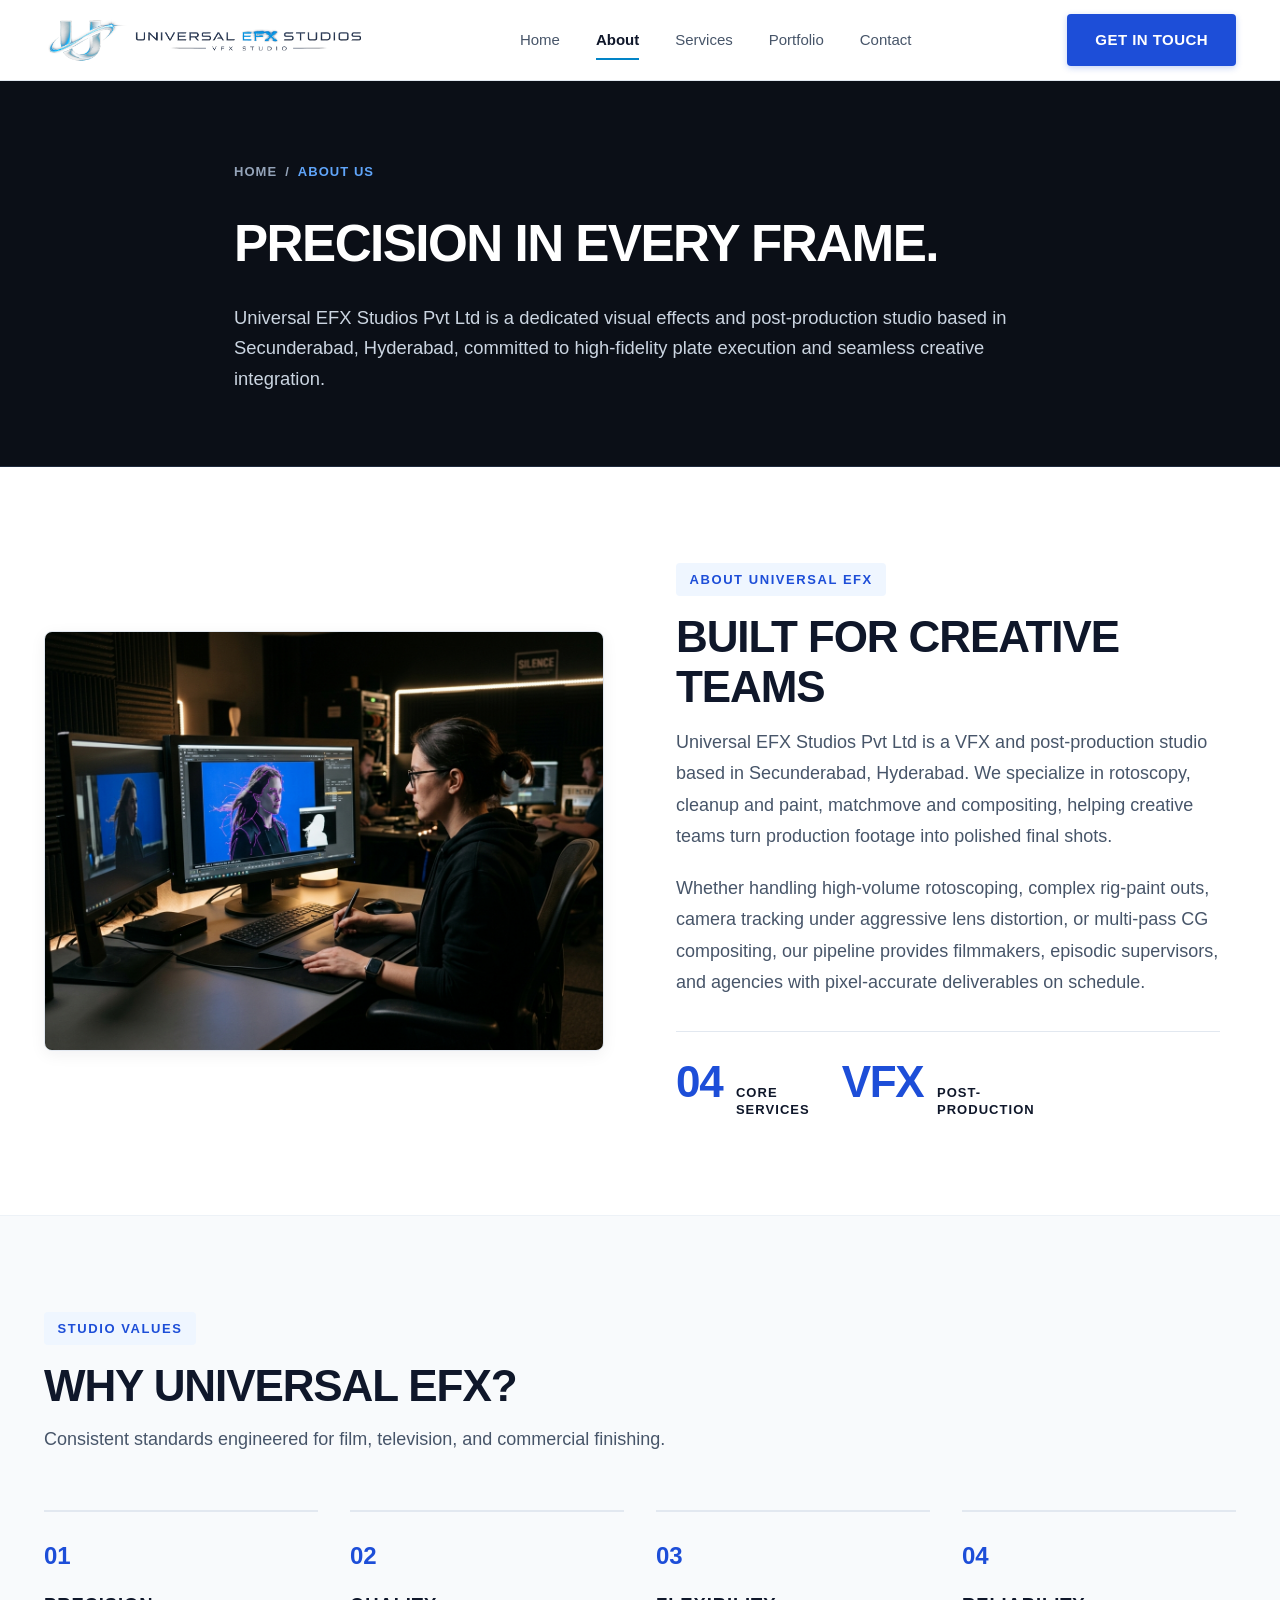
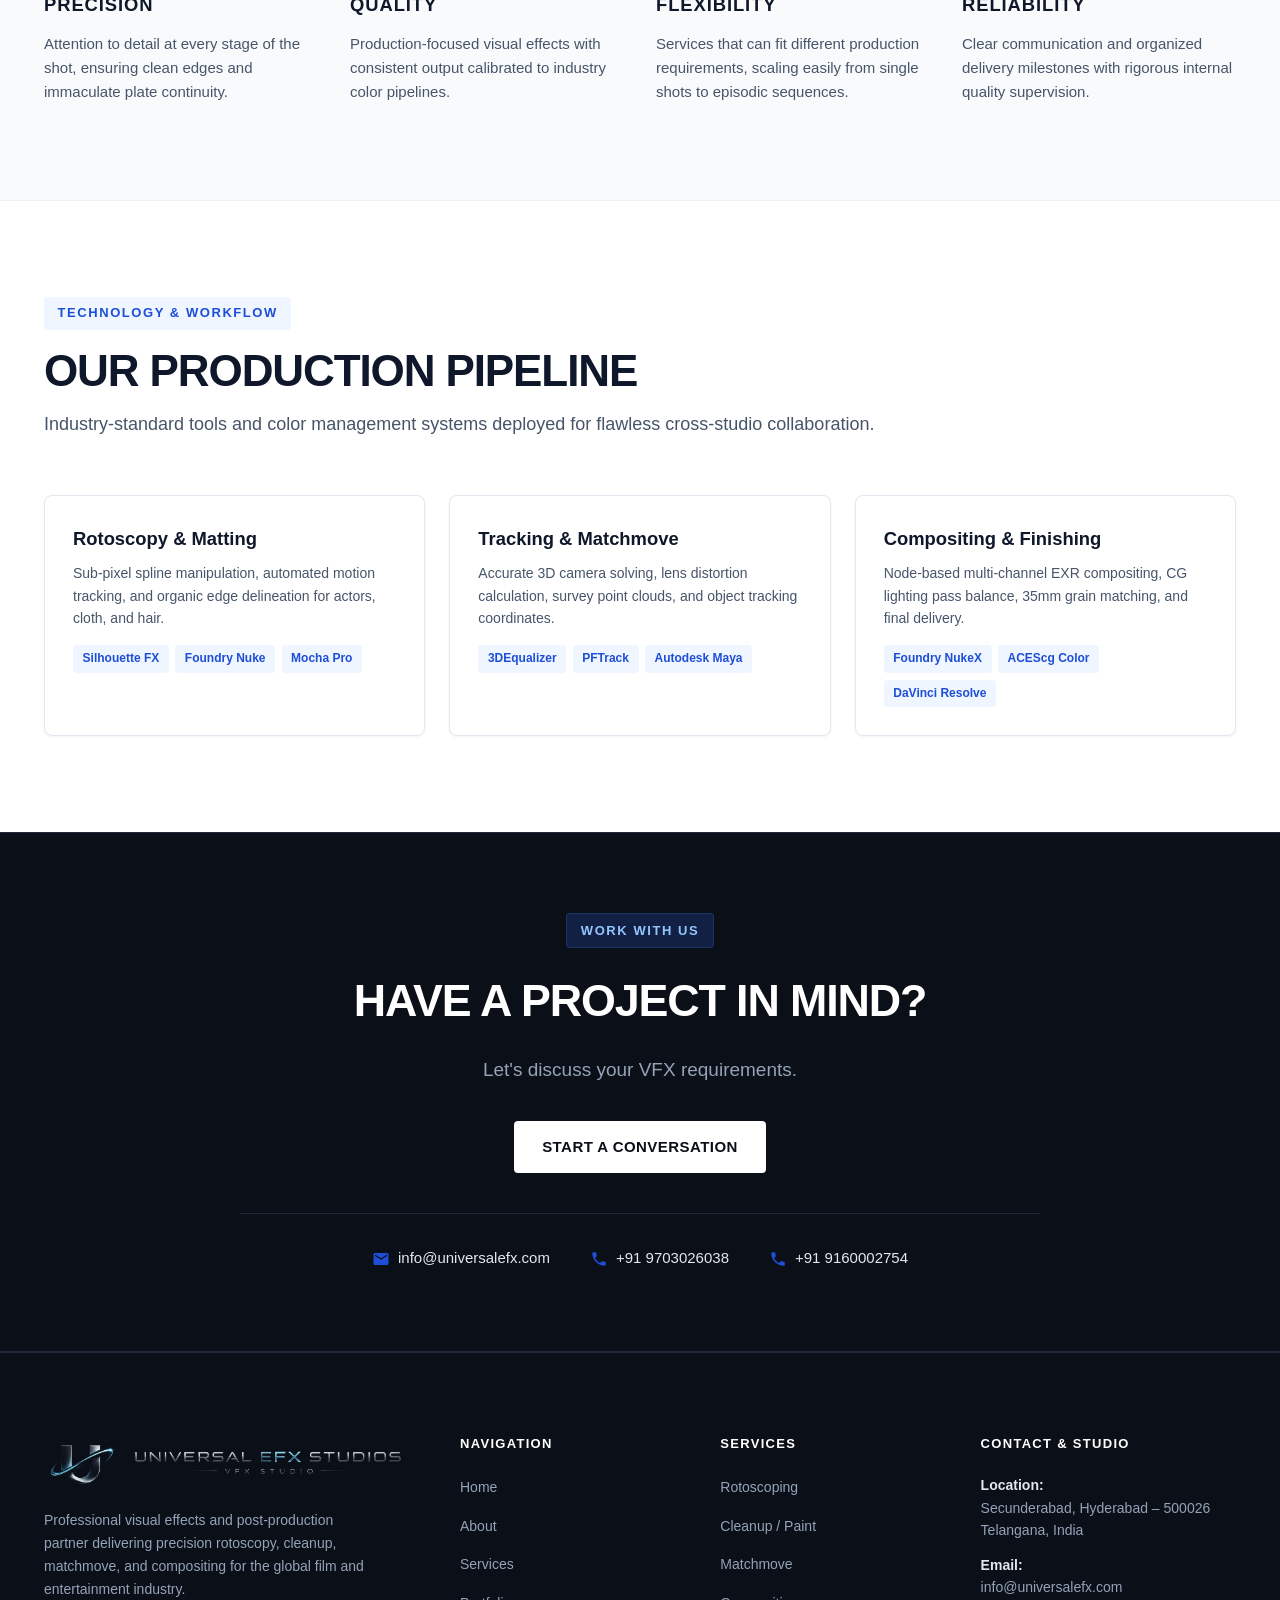
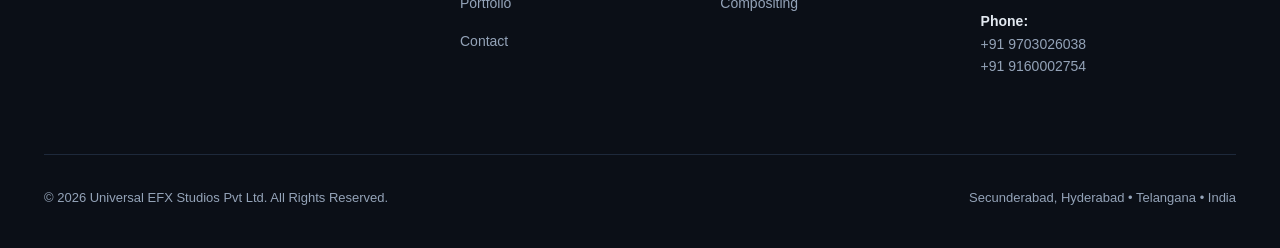
<file: about.html>
<!DOCTYPE html>
<html lang="en">
<head>
  <meta charset="UTF-8">
  <meta name="viewport" content="width=device-width, initial-scale=1.0">
  <title>About Us | Universal EFX Studios - VFX Studio in Hyderabad</title>
  <meta name="description" content="Universal EFX Studios Pvt Ltd is a premier VFX and post-production studio in Secunderabad, Hyderabad, specializing in rotoscopy, cleanup & paint, matchmove, and compositing.">
  <meta name="keywords" content="About Universal EFX, VFX Studio Hyderabad, VFX Studio India, Rotoscopy Services, Cleanup Paint Studio, Matchmove Hyderabad">
  <meta name="author" content="Universal EFX Studios Pvt Ltd">
  <meta name="robots" content="index, follow">

  <!-- Open Graph -->
  <meta property="og:type" content="website">
  <meta property="og:url" content="https://www.universalefx.com/about.html">
  <meta property="og:title" content="About Us | Universal EFX Studios">
  <meta property="og:description" content="Precision in every frame. Learn about our VFX pipeline, studio standards, and services.">
  <meta property="og:image" content="assets/images/about-studio.jpg">

  <!-- Favicon -->
  <link rel="icon" type="image/png" href="assets/images/logo-icon.png">
  <link rel="apple-touch-icon" href="assets/images/logo-icon.png">

  <!-- Stylesheet -->
  <link rel="stylesheet" href="css/style.css">
</head>
<body>

  <!-- =========================================================================
       1. STICKY HEADER & NAVIGATION
       ========================================================================= -->
  <header class="header" id="header">
    <div class="container header-container">
      <a href="index.html" class="brand-logo" aria-label="Universal EFX Studios Home">
        <img src="assets/images/logo-horizontal-dark.png" alt="Universal EFX Studios - VFX Studio" class="brand-logo-img" width="320" height="48">
      </a>

      <!-- Desktop Navigation -->
      <nav class="nav-desktop" aria-label="Main Navigation">
        <a href="index.html" class="nav-link">Home</a>
        <a href="about.html" class="nav-link active">About</a>
        <a href="services.html" class="nav-link">Services</a>
        <a href="portfolio.html" class="nav-link">Portfolio</a>
        <a href="contact.html" class="nav-link">Contact</a>
      </nav>

      <!-- Desktop CTA Button -->
      <div class="header-cta">
        <a href="contact.html" class="btn btn-primary">GET IN TOUCH</a>
      </div>

      <!-- Mobile Hamburger Button -->
      <button class="hamburger-btn" id="hamburgerBtn" aria-label="Toggle navigation menu" aria-expanded="false">
        <span></span>
        <span></span>
        <span></span>
      </button>
    </div>
  </header>

  <!-- Mobile Navigation Drawer -->
  <div class="mobile-nav-drawer" id="mobileNavDrawer" aria-label="Mobile Navigation">
    <nav class="mobile-nav-list">
      <a href="index.html" class="mobile-nav-link">Home</a>
      <a href="about.html" class="mobile-nav-link active">About</a>
      <a href="services.html" class="mobile-nav-link">Services</a>
      <a href="portfolio.html" class="mobile-nav-link">Portfolio</a>
      <a href="contact.html" class="mobile-nav-link">Contact</a>
    </nav>
    <a href="contact.html" class="btn btn-primary" style="width: 100%; text-align: center;">GET IN TOUCH</a>
    <div class="mobile-contact-info">
      <div>Universal EFX Studios Pvt Ltd</div>
      <div>Secunderabad, Hyderabad – 500026</div>
      <a href="tel:+919703026038">+91 9703026038</a>
      <a href="mailto:info@universalefx.com">info@universalefx.com</a>
    </div>
  </div>

  <main>
    <!-- =========================================================================
         PAGE HERO BANNER
         ========================================================================= -->
    <section class="page-hero">
      <div class="container page-hero-container">
        <div class="breadcrumbs">
          <a href="index.html">Home</a>
          <span>/</span>
          <span class="current">About Us</span>
        </div>
        <h1 class="page-hero-title">PRECISION IN EVERY FRAME.</h1>
        <p class="page-hero-subtitle">
          Universal EFX Studios Pvt Ltd is a dedicated visual effects and post-production studio based in Secunderabad, Hyderabad, committed to high-fidelity plate execution and seamless creative integration.
        </p>
      </div>
    </section>

    <!-- =========================================================================
         ABOUT STUDIO CONTENT
         ========================================================================= -->
    <section class="section">
      <div class="container about-grid">
        <div class="about-media">
          <div class="about-image-card">
            <img src="assets/images/about-studio.jpg" alt="VFX rotoscope artist working at calibrated workstation" width="1024" height="768">
          </div>
        </div>
        <div class="about-content">
          <div class="badge-label">ABOUT UNIVERSAL EFX</div>
          <h2 class="section-title">BUILT FOR CREATIVE TEAMS</h2>
          <p class="about-text">
            Universal EFX Studios Pvt Ltd is a VFX and post-production studio based in Secunderabad, Hyderabad. We specialize in rotoscopy, cleanup and paint, matchmove and compositing, helping creative teams turn production footage into polished final shots.
          </p>
          <p class="about-text" style="margin-top: -1rem; margin-bottom: 2rem;">
            Whether handling high-volume rotoscoping, complex rig-paint outs, camera tracking under aggressive lens distortion, or multi-pass CG compositing, our pipeline provides filmmakers, episodic supervisors, and agencies with pixel-accurate deliverables on schedule.
          </p>
          <div class="about-stats">
            <div class="stat-item">
              <span class="stat-number">04</span>
              <span class="stat-label">Core<br>Services</span>
            </div>
            <div class="stat-item">
              <span class="stat-number">VFX</span>
              <span class="stat-label">Post-<br>Production</span>
            </div>
          </div>
        </div>
      </div>
    </section>

    <!-- =========================================================================
         STUDIO STANDARDS
         ========================================================================= -->
    <section class="section section-secondary">
      <div class="container">
        <div class="section-header">
          <div class="badge-label">STUDIO VALUES</div>
          <h2 class="section-title">WHY UNIVERSAL EFX?</h2>
          <p class="section-subtitle">Consistent standards engineered for film, television, and commercial finishing.</p>
        </div>

        <div class="why-grid">
          <div class="why-col">
            <span class="why-number">01</span>
            <h3 class="why-title">PRECISION</h3>
            <p class="why-desc">Attention to detail at every stage of the shot, ensuring clean edges and immaculate plate continuity.</p>
          </div>

          <div class="why-col">
            <span class="why-number">02</span>
            <h3 class="why-title">QUALITY</h3>
            <p class="why-desc">Production-focused visual effects with consistent output calibrated to industry color pipelines.</p>
          </div>

          <div class="why-col">
            <span class="why-number">03</span>
            <h3 class="why-title">FLEXIBILITY</h3>
            <p class="why-desc">Services that can fit different production requirements, scaling easily from single shots to episodic sequences.</p>
          </div>

          <div class="why-col">
            <span class="why-number">04</span>
            <h3 class="why-title">RELIABILITY</h3>
            <p class="why-desc">Clear communication and organized delivery milestones with rigorous internal quality supervision.</p>
          </div>
        </div>
      </div>
    </section>

    <!-- =========================================================================
         PIPELINE & TECHNOLOGY
         ========================================================================= -->
    <section class="section">
      <div class="container">
        <div class="section-header">
          <div class="badge-label">TECHNOLOGY &amp; WORKFLOW</div>
          <h2 class="section-title">OUR PRODUCTION PIPELINE</h2>
          <p class="section-subtitle">Industry-standard tools and color management systems deployed for flawless cross-studio collaboration.</p>
        </div>

        <div class="pipeline-grid">
          <div class="pipeline-card">
            <h3 class="pipeline-card-title">Rotoscopy &amp; Matting</h3>
            <p class="pipeline-card-desc">Sub-pixel spline manipulation, automated motion tracking, and organic edge delineation for actors, cloth, and hair.</p>
            <div class="pipeline-badges">
              <span class="pipeline-badge">Silhouette FX</span>
              <span class="pipeline-badge">Foundry Nuke</span>
              <span class="pipeline-badge">Mocha Pro</span>
            </div>
          </div>

          <div class="pipeline-card">
            <h3 class="pipeline-card-title">Tracking &amp; Matchmove</h3>
            <p class="pipeline-card-desc">Accurate 3D camera solving, lens distortion calculation, survey point clouds, and object tracking coordinates.</p>
            <div class="pipeline-badges">
              <span class="pipeline-badge">3DEqualizer</span>
              <span class="pipeline-badge">PFTrack</span>
              <span class="pipeline-badge">Autodesk Maya</span>
            </div>
          </div>

          <div class="pipeline-card">
            <h3 class="pipeline-card-title">Compositing &amp; Finishing</h3>
            <p class="pipeline-card-desc">Node-based multi-channel EXR compositing, CG lighting pass balance, 35mm grain matching, and final delivery.</p>
            <div class="pipeline-badges">
              <span class="pipeline-badge">Foundry NukeX</span>
              <span class="pipeline-badge">ACEScg Color</span>
              <span class="pipeline-badge">DaVinci Resolve</span>
            </div>
          </div>
        </div>
      </div>
    </section>

    <!-- =========================================================================
         CTA BANNER
         ========================================================================= -->
    <section class="cta-banner-section">
      <div class="container">
        <div class="cta-banner-content">
          <div class="badge-label dark-badge">WORK WITH US</div>
          <h2 class="cta-heading">HAVE A PROJECT IN MIND?</h2>
          <p class="cta-subtext">Let's discuss your VFX requirements.</p>
          <div class="cta-actions">
            <a href="contact.html" class="btn btn-white">START A CONVERSATION</a>
          </div>
          <div class="cta-contact-details">
            <div class="cta-contact-item">
              <svg viewBox="0 0 24 24"><path d="M20 4H4c-1.1 0-1.99.9-1.99 2L2 18c0 1.1.9 2 2 2h16c1.1 0 2-.9 2-2V6c0-1.1-.9-2-2-2zm0 4l-8 5-8-5V6l8 5 8-5v2z"/></svg>
              <a href="mailto:info@universalefx.com">info@universalefx.com</a>
            </div>
            <div class="cta-contact-item">
              <svg viewBox="0 0 24 24"><path d="M6.62 10.79c1.44 2.83 3.76 5.14 6.59 6.59l2.2-2.2c.27-.27.67-.36 1.02-.24 1.12.37 2.33.57 3.57.57.55 0 1 .45 1 1V20c0 .55-.45 1-1 1-9.39 0-17-7.61-17-17 0-.55.45-1 1-1h3.5c.55 0 1 .45 1 1 0 1.25.2 2.45.57 3.57.11.35.03.74-.25 1.02l-2.2 2.2z"/></svg>
              <a href="tel:+919703026038">+91 9703026038</a>
            </div>
            <div class="cta-contact-item">
              <svg viewBox="0 0 24 24"><path d="M6.62 10.79c1.44 2.83 3.76 5.14 6.59 6.59l2.2-2.2c.27-.27.67-.36 1.02-.24 1.12.37 2.33.57 3.57.57.55 0 1 .45 1 1V20c0 .55-.45 1-1 1-9.39 0-17-7.61-17-17 0-.55.45-1 1-1h3.5c.55 0 1 .45 1 1 0 1.25.2 2.45.57 3.57.11.35.03.74-.25 1.02l-2.2 2.2z"/></svg>
              <a href="tel:+919160002754">+91 9160002754</a>
            </div>
          </div>
        </div>
      </div>
    </section>
  </main>

  <!-- =========================================================================
       FOOTER
       ========================================================================= -->
  <footer class="footer">
    <div class="container">
      <div class="footer-grid">
        <div>
          <a href="index.html" aria-label="Universal EFX Studios Home">
            <img src="assets/images/logo-horizontal-clean.png" alt="Universal EFX Studios - VFX Studio" class="footer-logo-img" width="340" height="56">
          </a>
          <p class="footer-brand-desc">
            Professional visual effects and post-production partner delivering precision rotoscopy, cleanup, matchmove, and compositing for the global film and entertainment industry.
          </p>
        </div>

        <div>
          <div class="footer-col-title">Navigation</div>
          <ul class="footer-links-list">
            <li><a href="index.html" class="footer-link">Home</a></li>
            <li><a href="about.html" class="footer-link">About</a></li>
            <li><a href="services.html" class="footer-link">Services</a></li>
            <li><a href="portfolio.html" class="footer-link">Portfolio</a></li>
            <li><a href="contact.html" class="footer-link">Contact</a></li>
          </ul>
        </div>

        <div>
          <div class="footer-col-title">Services</div>
          <ul class="footer-links-list">
            <li><a href="services.html#rotoscoping" class="footer-link">Rotoscoping</a></li>
            <li><a href="services.html#cleanup" class="footer-link">Cleanup / Paint</a></li>
            <li><a href="services.html#matchmove" class="footer-link">Matchmove</a></li>
            <li><a href="services.html#compositing" class="footer-link">Compositing</a></li>
          </ul>
        </div>

        <div>
          <div class="footer-col-title">Contact &amp; Studio</div>
          <div class="footer-contact-item">
            <strong>Location:</strong><br>
            Secunderabad, Hyderabad – 500026<br>
            Telangana, India
          </div>
          <div class="footer-contact-item">
            <strong>Email:</strong><br>
            <a href="mailto:info@universalefx.com" class="footer-link">info@universalefx.com</a>
          </div>
          <div class="footer-contact-item">
            <strong>Phone:</strong><br>
            <a href="tel:+919703026038" class="footer-link">+91 9703026038</a><br>
            <a href="tel:+919160002754" class="footer-link">+91 9160002754</a>
          </div>
        </div>
      </div>

      <div class="footer-bottom">
        <div>&copy; 2026 Universal EFX Studios Pvt Ltd. All Rights Reserved.</div>
        <div>Secunderabad, Hyderabad &bull; Telangana &bull; India</div>
      </div>
    </div>
  </footer>

  <!-- Scripts -->
  <script src="js/main.js"></script>
</body>
</html>
</file>
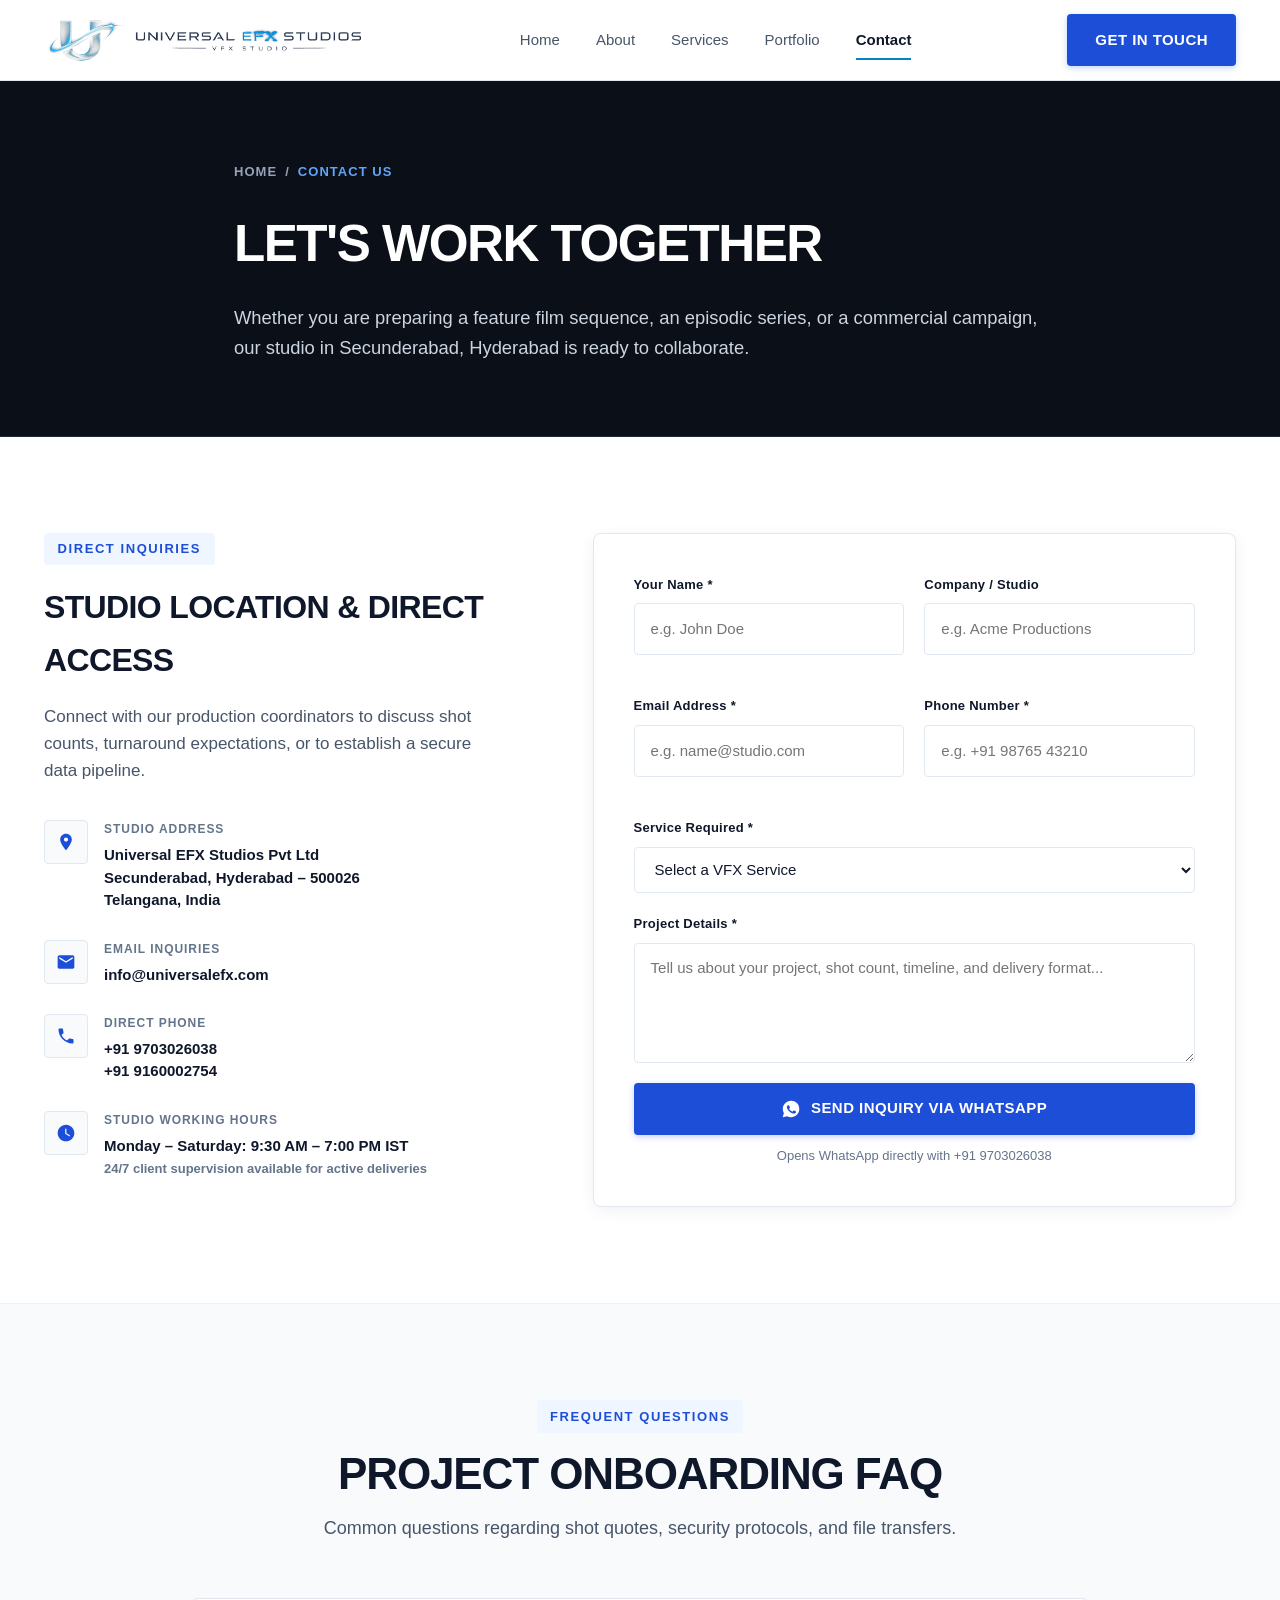
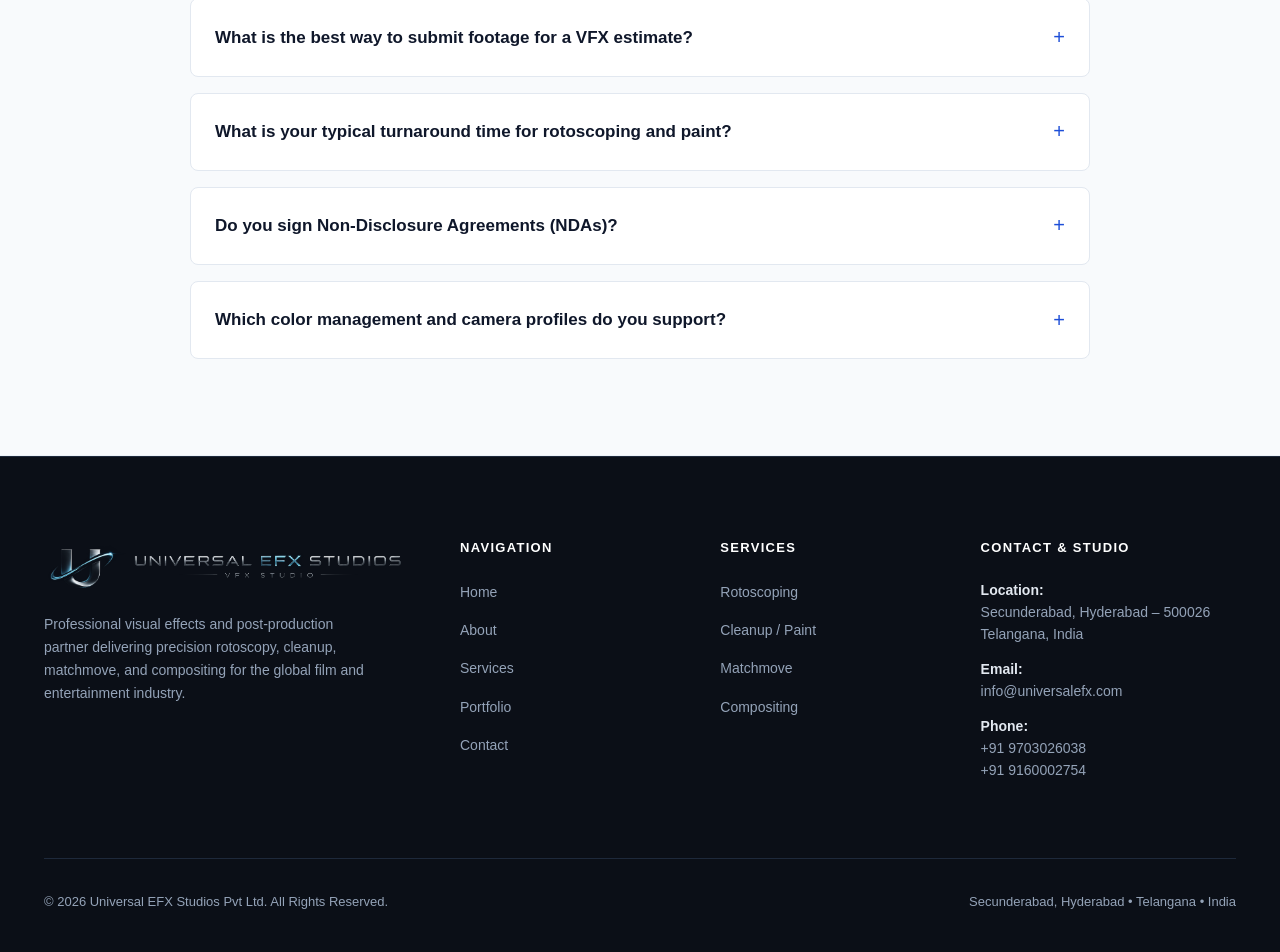
<file: contact.html>
<!DOCTYPE html>
<html lang="en">
<head>
  <meta charset="UTF-8">
  <meta name="viewport" content="width=device-width, initial-scale=1.0">
  <title>Contact Us | Universal EFX Studios - VFX Studio in Hyderabad</title>
  <meta name="description" content="Get in touch with Universal EFX Studios Pvt Ltd in Secunderabad, Hyderabad. Call +91 9703026038 or email info@universalefx.com for professional VFX quotes.">
  <meta name="keywords" content="Contact Universal EFX, VFX Studio Hyderabad Contact, VFX Quote India, Rotoscoping Studio Phone, VFX Studio Address Hyderabad">
  <meta name="author" content="Universal EFX Studios Pvt Ltd">
  <meta name="robots" content="index, follow">

  <!-- Open Graph -->
  <meta property="og:type" content="website">
  <meta property="og:url" content="https://www.universalefx.com/contact.html">
  <meta property="og:title" content="Contact Us | Universal EFX Studios">
  <meta property="og:description" content="Let's work together. Connect with our VFX and post-production studio in Secunderabad, Hyderabad.">
  <meta property="og:image" content="assets/images/hero-vfx.jpg">

  <!-- Favicon -->
  <link rel="icon" type="image/png" href="assets/images/logo-icon.png">
  <link rel="apple-touch-icon" href="assets/images/logo-icon.png">

  <!-- Stylesheet -->
  <link rel="stylesheet" href="css/style.css">
</head>
<body>

  <!-- =========================================================================
       1. STICKY HEADER & NAVIGATION
       ========================================================================= -->
  <header class="header" id="header">
    <div class="container header-container">
      <a href="index.html" class="brand-logo" aria-label="Universal EFX Studios Home">
        <img src="assets/images/logo-horizontal-dark.png" alt="Universal EFX Studios - VFX Studio" class="brand-logo-img" width="320" height="48">
      </a>

      <!-- Desktop Navigation -->
      <nav class="nav-desktop" aria-label="Main Navigation">
        <a href="index.html" class="nav-link">Home</a>
        <a href="about.html" class="nav-link">About</a>
        <a href="services.html" class="nav-link">Services</a>
        <a href="portfolio.html" class="nav-link">Portfolio</a>
        <a href="contact.html" class="nav-link active">Contact</a>
      </nav>

      <!-- Desktop CTA Button -->
      <div class="header-cta">
        <a href="contact.html" class="btn btn-primary">GET IN TOUCH</a>
      </div>

      <!-- Mobile Hamburger Button -->
      <button class="hamburger-btn" id="hamburgerBtn" aria-label="Toggle navigation menu" aria-expanded="false">
        <span></span>
        <span></span>
        <span></span>
      </button>
    </div>
  </header>

  <!-- Mobile Navigation Drawer -->
  <div class="mobile-nav-drawer" id="mobileNavDrawer" aria-label="Mobile Navigation">
    <nav class="mobile-nav-list">
      <a href="index.html" class="mobile-nav-link">Home</a>
      <a href="about.html" class="mobile-nav-link">About</a>
      <a href="services.html" class="mobile-nav-link">Services</a>
      <a href="portfolio.html" class="mobile-nav-link">Portfolio</a>
      <a href="contact.html" class="mobile-nav-link active">Contact</a>
    </nav>
    <a href="contact.html" class="btn btn-primary" style="width: 100%; text-align: center;">GET IN TOUCH</a>
    <div class="mobile-contact-info">
      <div>Universal EFX Studios Pvt Ltd</div>
      <div>Secunderabad, Hyderabad – 500026</div>
      <a href="tel:+919703026038">+91 9703026038</a>
      <a href="mailto:info@universalefx.com">info@universalefx.com</a>
    </div>
  </div>

  <main>
    <!-- =========================================================================
         PAGE HERO BANNER
         ========================================================================= -->
    <section class="page-hero">
      <div class="container page-hero-container">
        <div class="breadcrumbs">
          <a href="index.html">Home</a>
          <span>/</span>
          <span class="current">Contact Us</span>
        </div>
        <h1 class="page-hero-title">LET'S WORK TOGETHER</h1>
        <p class="page-hero-subtitle">
          Whether you are preparing a feature film sequence, an episodic series, or a commercial campaign, our studio in Secunderabad, Hyderabad is ready to collaborate.
        </p>
      </div>
    </section>

    <!-- =========================================================================
         CONTACT DETAILS & INQUIRY FORM
         ========================================================================= -->
    <section class="section" id="contact">
      <div class="container">
        <div class="contact-grid">
          <!-- Left Column: Contact Information -->
          <div class="contact-info-block">
            <div class="badge-label">DIRECT INQUIRIES</div>
            <h2 class="contact-info-title">STUDIO LOCATION &amp; DIRECT ACCESS</h2>
            <p class="contact-info-desc">
              Connect with our production coordinators to discuss shot counts, turnaround expectations, or to establish a secure data pipeline.
            </p>

            <div class="contact-meta-list">
              <div class="meta-item">
                <div class="meta-icon-box">
                  <svg viewBox="0 0 24 24"><path d="M12 2C8.13 2 5 5.13 5 9c0 5.25 7 13 7 13s7-7.75 7-13c0-3.87-3.13-7-7-7zm0 9.5c-1.38 0-2.5-1.12-2.5-2.5s1.12-2.5 2.5-2.5 2.5 1.12 2.5 2.5-1.12 2.5-2.5 2.5z"/></svg>
                </div>
                <div>
                  <div class="meta-label">Studio Address</div>
                  <div class="meta-value">
                    Universal EFX Studios Pvt Ltd<br>
                    Secunderabad, Hyderabad – 500026<br>
                    Telangana, India
                  </div>
                </div>
              </div>

              <div class="meta-item">
                <div class="meta-icon-box">
                  <svg viewBox="0 0 24 24"><path d="M20 4H4c-1.1 0-1.99.9-1.99 2L2 18c0 1.1.9 2 2 2h16c1.1 0 2-.9 2-2V6c0-1.1-.9-2-2-2zm0 4l-8 5-8-5V6l8 5 8-5v2z"/></svg>
                </div>
                <div>
                  <div class="meta-label">Email Inquiries</div>
                  <div class="meta-value">
                    <a href="mailto:info@universalefx.com">info@universalefx.com</a>
                  </div>
                </div>
              </div>

              <div class="meta-item">
                <div class="meta-icon-box">
                  <svg viewBox="0 0 24 24"><path d="M6.62 10.79c1.44 2.83 3.76 5.14 6.59 6.59l2.2-2.2c.27-.27.67-.36 1.02-.24 1.12.37 2.33.57 3.57.57.55 0 1 .45 1 1V20c0 .55-.45 1-1 1-9.39 0-17-7.61-17-17 0-.55.45-1 1-1h3.5c.55 0 1 .45 1 1 0 1.25.2 2.45.57 3.57.11.35.03.74-.25 1.02l-2.2 2.2z"/></svg>
                </div>
                <div>
                  <div class="meta-label">Direct Phone</div>
                  <div class="meta-value">
                    <a href="tel:+919703026038">+91 9703026038</a><br>
                    <a href="tel:+919160002754">+91 9160002754</a>
                  </div>
                </div>
              </div>

              <div class="meta-item">
                <div class="meta-icon-box">
                  <svg viewBox="0 0 24 24"><path d="M12 2C6.5 2 2 6.5 2 12s4.5 10 10 10 10-4.5 10-10S17.5 2 12 2zm4.2 14.2L11 13V7h1.5v5.2l4.5 2.7-.8 1.3z"/></svg>
                </div>
                <div>
                  <div class="meta-label">Studio Working Hours</div>
                  <div class="meta-value">
                    Monday &ndash; Saturday: 9:30 AM &ndash; 7:00 PM IST<br>
                    <span style="font-size: 0.8125rem; color: var(--color-text-muted);">24/7 client supervision available for active deliveries</span>
                  </div>
                </div>
              </div>
            </div>
          </div>

          <!-- Right Column: Contact Form -->
          <div class="contact-form-card">
            <form id="contactForm" novalidate>
              <div class="form-row">
                <div class="form-group">
                  <label for="formName" class="form-label">Your Name *</label>
                  <input type="text" id="formName" class="form-control" placeholder="e.g. John Doe" required>
                  <div class="field-error-msg" id="errName">Please enter your name.</div>
                </div>
                <div class="form-group">
                  <label for="formCompany" class="form-label">Company / Studio</label>
                  <input type="text" id="formCompany" class="form-control" placeholder="e.g. Acme Productions">
                </div>
              </div>

              <div class="form-row">
                <div class="form-group">
                  <label for="formEmail" class="form-label">Email Address *</label>
                  <input type="email" id="formEmail" class="form-control" placeholder="e.g. name@studio.com" required>
                  <div class="field-error-msg" id="errEmail">Please enter a valid email address.</div>
                </div>
                <div class="form-group">
                  <label for="formPhone" class="form-label">Phone Number *</label>
                  <input type="tel" id="formPhone" class="form-control" placeholder="e.g. +91 98765 43210" required>
                  <div class="field-error-msg" id="errPhone">Please enter your phone number.</div>
                </div>
              </div>

              <div class="form-group">
                <label for="formService" class="form-label">Service Required *</label>
                <select id="formService" class="form-control" required>
                  <option value="" disabled selected>Select a VFX Service</option>
                  <option value="Rotoscoping">Rotoscoping</option>
                  <option value="Cleanup / Paint">Cleanup / Paint</option>
                  <option value="Matchmove">Matchmove</option>
                  <option value="Compositing">Compositing</option>
                  <option value="Multiple Services">Multiple Services</option>
                </select>
                <div class="field-error-msg" id="errService">Please select a service.</div>
              </div>

              <div class="form-group">
                <label for="formMessage" class="form-label">Project Details *</label>
                <textarea id="formMessage" class="form-control" placeholder="Tell us about your project, shot count, timeline, and delivery format..." required></textarea>
                <div class="field-error-msg" id="errMessage">Please provide project details.</div>
              </div>

              <button type="submit" class="btn btn-primary" style="width: 100%; display: flex; align-items: center; justify-content: center; gap: 0.6rem;">
                <svg width="20" height="20" viewBox="0 0 24 24" fill="currentColor">
                  <path d="M12.04 2c-5.46 0-9.91 4.45-9.91 9.91 0 1.75.46 3.45 1.32 4.95L2.05 22l5.25-1.38c1.45.79 3.08 1.21 4.74 1.21 5.46 0 9.91-4.45 9.91-9.91 0-2.65-1.03-5.14-2.9-7.01A9.816 9.816 0 0 0 12.04 2zm5.79 14.07c-.24.68-1.39 1.3-1.92 1.38-.49.08-1.12.11-3.23-.76-2.69-1.11-4.41-3.83-4.54-4.01-.14-.18-1.09-1.45-1.09-2.76 0-1.31.69-1.96.93-2.22.25-.26.54-.33.72-.33.18 0 .36.01.52.02.17.01.39-.06.61.46.23.55.77 1.88.84 2.02.07.14.12.31.02.5-.09.19-.14.31-.28.47-.14.16-.29.35-.41.47-.14.13-.28.28-.12.56.16.27.7 1.15 1.5 1.86 1.03.92 1.9 1.2 2.17 1.34.27.14.43.12.59-.07.16-.19.69-.8.87-1.08.18-.27.37-.23.61-.14.25.09 1.58.74 1.85.88.27.13.45.2.52.31.06.12.06.7-.18 1.38z"/>
                </svg>
                <span>SEND INQUIRY VIA WHATSAPP</span>
              </button>
              <div style="text-align: center; margin-top: 0.65rem; font-size: 0.8125rem; color: var(--color-text-muted);">
                Opens WhatsApp directly with +91 9703026038
              </div>
              <div class="form-status" id="formStatus"></div>
            </form>
          </div>
        </div>
      </div>
    </section>

    <!-- =========================================================================
         FAQ SECTION
         ========================================================================= -->
    <section class="section section-secondary">
      <div class="container">
        <div class="section-header center">
          <div class="badge-label">FREQUENT QUESTIONS</div>
          <h2 class="section-title">PROJECT ONBOARDING FAQ</h2>
          <p class="section-subtitle">Common questions regarding shot quotes, security protocols, and file transfers.</p>
        </div>

        <div class="faq-list">
          <div class="faq-item">
            <button class="faq-question">
              <span>What is the best way to submit footage for a VFX estimate?</span>
              <span class="faq-icon">+</span>
            </button>
            <div class="faq-answer">
              You can send a secure download link (Aspera, Signiant, Google Drive, Dropbox, or custom SFTP credentials) along with your shot reference, resolution, frame rate, and required deadline. We provide formal shot breakdowns and quotes within 24 hours.
            </div>
          </div>

          <div class="faq-item">
            <button class="faq-question">
              <span>What is your typical turnaround time for rotoscoping and paint?</span>
              <span class="faq-icon">+</span>
            </button>
            <div class="faq-answer">
              For standalone expedited shots, turnaround is typically 24 to 48 hours. For larger feature or episodic packages, we establish staggered daily or weekly delivery milestones aligned with your editorial schedule.
            </div>
          </div>

          <div class="faq-item">
            <button class="faq-question">
              <span>Do you sign Non-Disclosure Agreements (NDAs)?</span>
              <span class="faq-icon">+</span>
            </button>
            <div class="faq-answer">
              Yes, absolutely. Confidentiality is paramount in film and television production. We execute standard bilateral NDAs before receiving unreleased production plates or creative materials.
            </div>
          </div>

          <div class="faq-item">
            <button class="faq-question">
              <span>Which color management and camera profiles do you support?</span>
              <span class="faq-icon">+</span>
            </button>
            <div class="faq-answer">
              Our studio pipeline is calibrated for ACEScg, ACEScc, Rec.709, and native camera RAW/LOG profiles including Arri LogC3/LogC4, RED Log3G10, Sony S-Log3, and Canon Log.
            </div>
          </div>
        </div>
      </div>
    </section>
  </main>

  <!-- =========================================================================
       FOOTER
       ========================================================================= -->
  <footer class="footer">
    <div class="container">
      <div class="footer-grid">
        <div>
          <a href="index.html" aria-label="Universal EFX Studios Home">
            <img src="assets/images/logo-horizontal-clean.png" alt="Universal EFX Studios - VFX Studio" class="footer-logo-img" width="340" height="56">
          </a>
          <p class="footer-brand-desc">
            Professional visual effects and post-production partner delivering precision rotoscopy, cleanup, matchmove, and compositing for the global film and entertainment industry.
          </p>
        </div>

        <div>
          <div class="footer-col-title">Navigation</div>
          <ul class="footer-links-list">
            <li><a href="index.html" class="footer-link">Home</a></li>
            <li><a href="about.html" class="footer-link">About</a></li>
            <li><a href="services.html" class="footer-link">Services</a></li>
            <li><a href="portfolio.html" class="footer-link">Portfolio</a></li>
            <li><a href="contact.html" class="footer-link">Contact</a></li>
          </ul>
        </div>

        <div>
          <div class="footer-col-title">Services</div>
          <ul class="footer-links-list">
            <li><a href="services.html#rotoscoping" class="footer-link">Rotoscoping</a></li>
            <li><a href="services.html#cleanup" class="footer-link">Cleanup / Paint</a></li>
            <li><a href="services.html#matchmove" class="footer-link">Matchmove</a></li>
            <li><a href="services.html#compositing" class="footer-link">Compositing</a></li>
          </ul>
        </div>

        <div>
          <div class="footer-col-title">Contact &amp; Studio</div>
          <div class="footer-contact-item">
            <strong>Location:</strong><br>
            Secunderabad, Hyderabad – 500026<br>
            Telangana, India
          </div>
          <div class="footer-contact-item">
            <strong>Email:</strong><br>
            <a href="mailto:info@universalefx.com" class="footer-link">info@universalefx.com</a>
          </div>
          <div class="footer-contact-item">
            <strong>Phone:</strong><br>
            <a href="tel:+919703026038" class="footer-link">+91 9703026038</a><br>
            <a href="tel:+919160002754" class="footer-link">+91 9160002754</a>
          </div>
        </div>
      </div>

      <div class="footer-bottom">
        <div>&copy; 2026 Universal EFX Studios Pvt Ltd. All Rights Reserved.</div>
        <div>Secunderabad, Hyderabad &bull; Telangana &bull; India</div>
      </div>
    </div>
  </footer>

  <!-- Scripts -->
  <script src="js/main.js"></script>
</body>
</html>
</file>
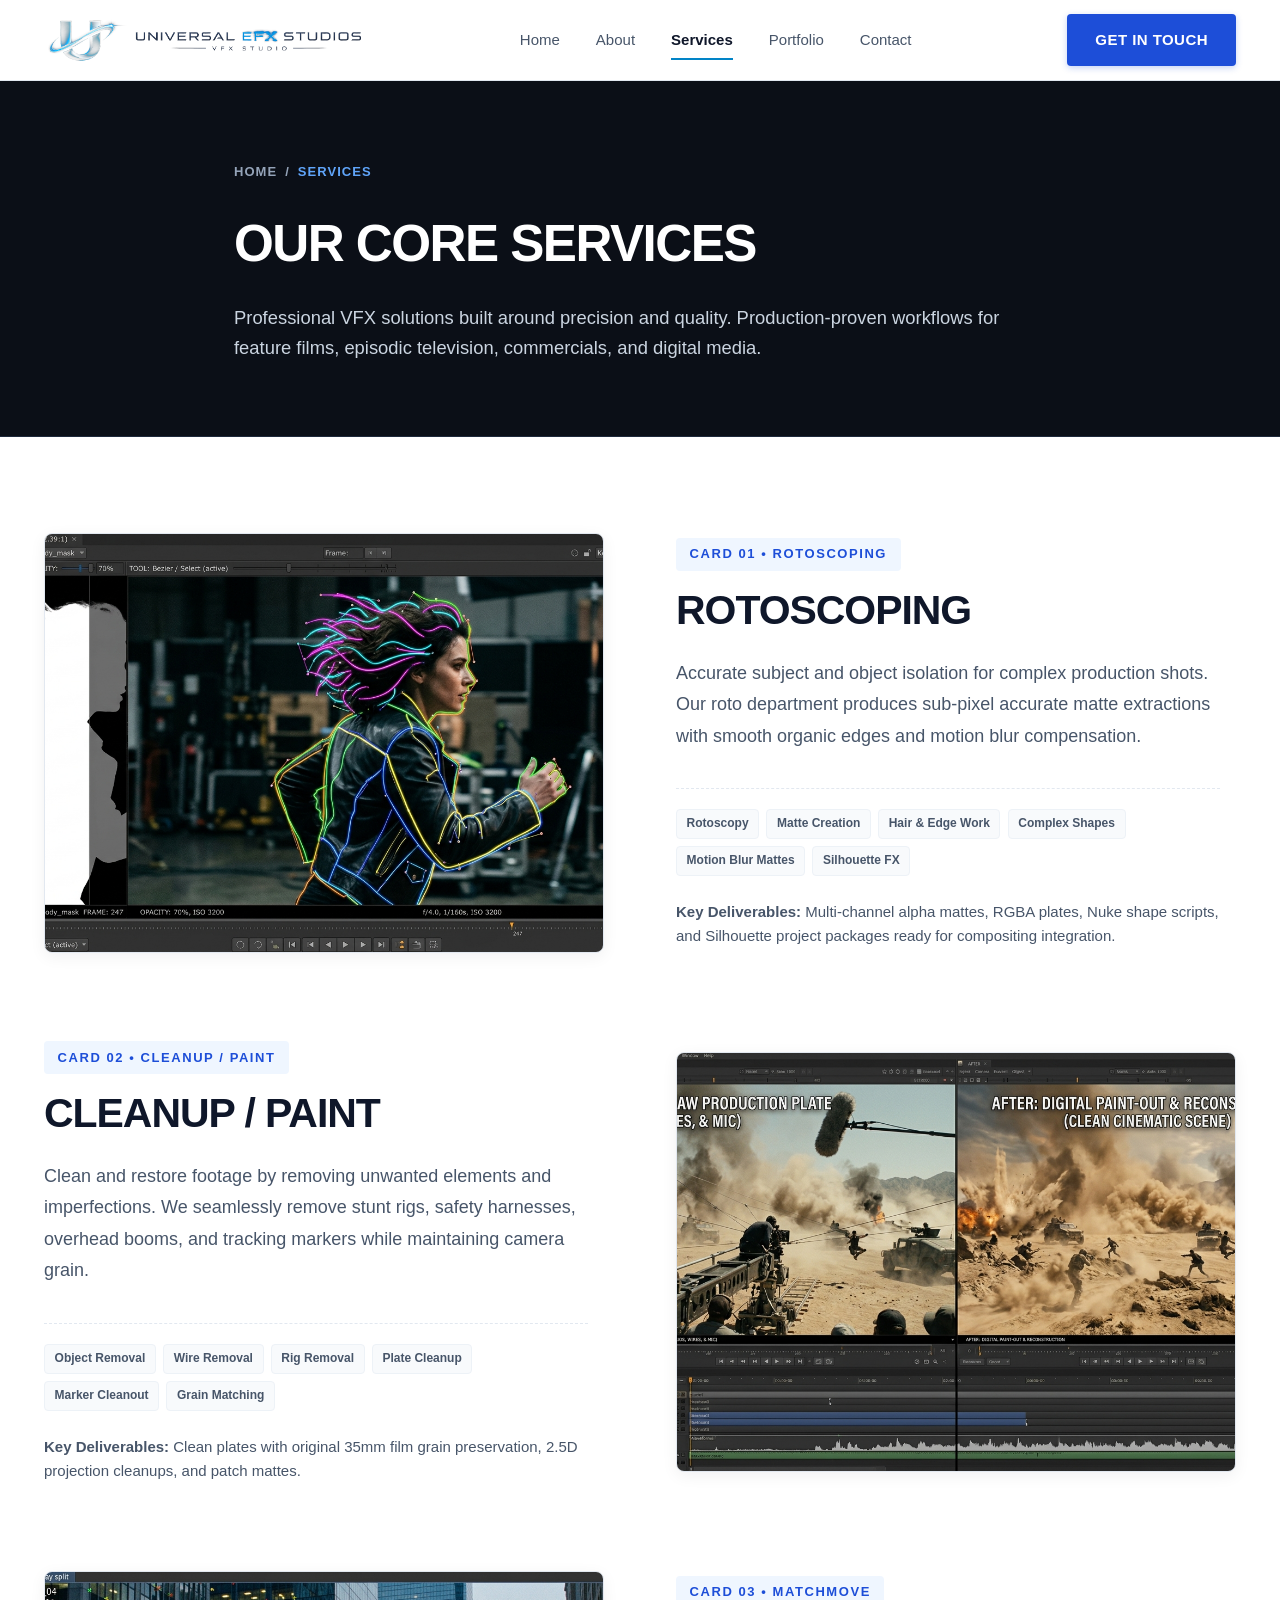
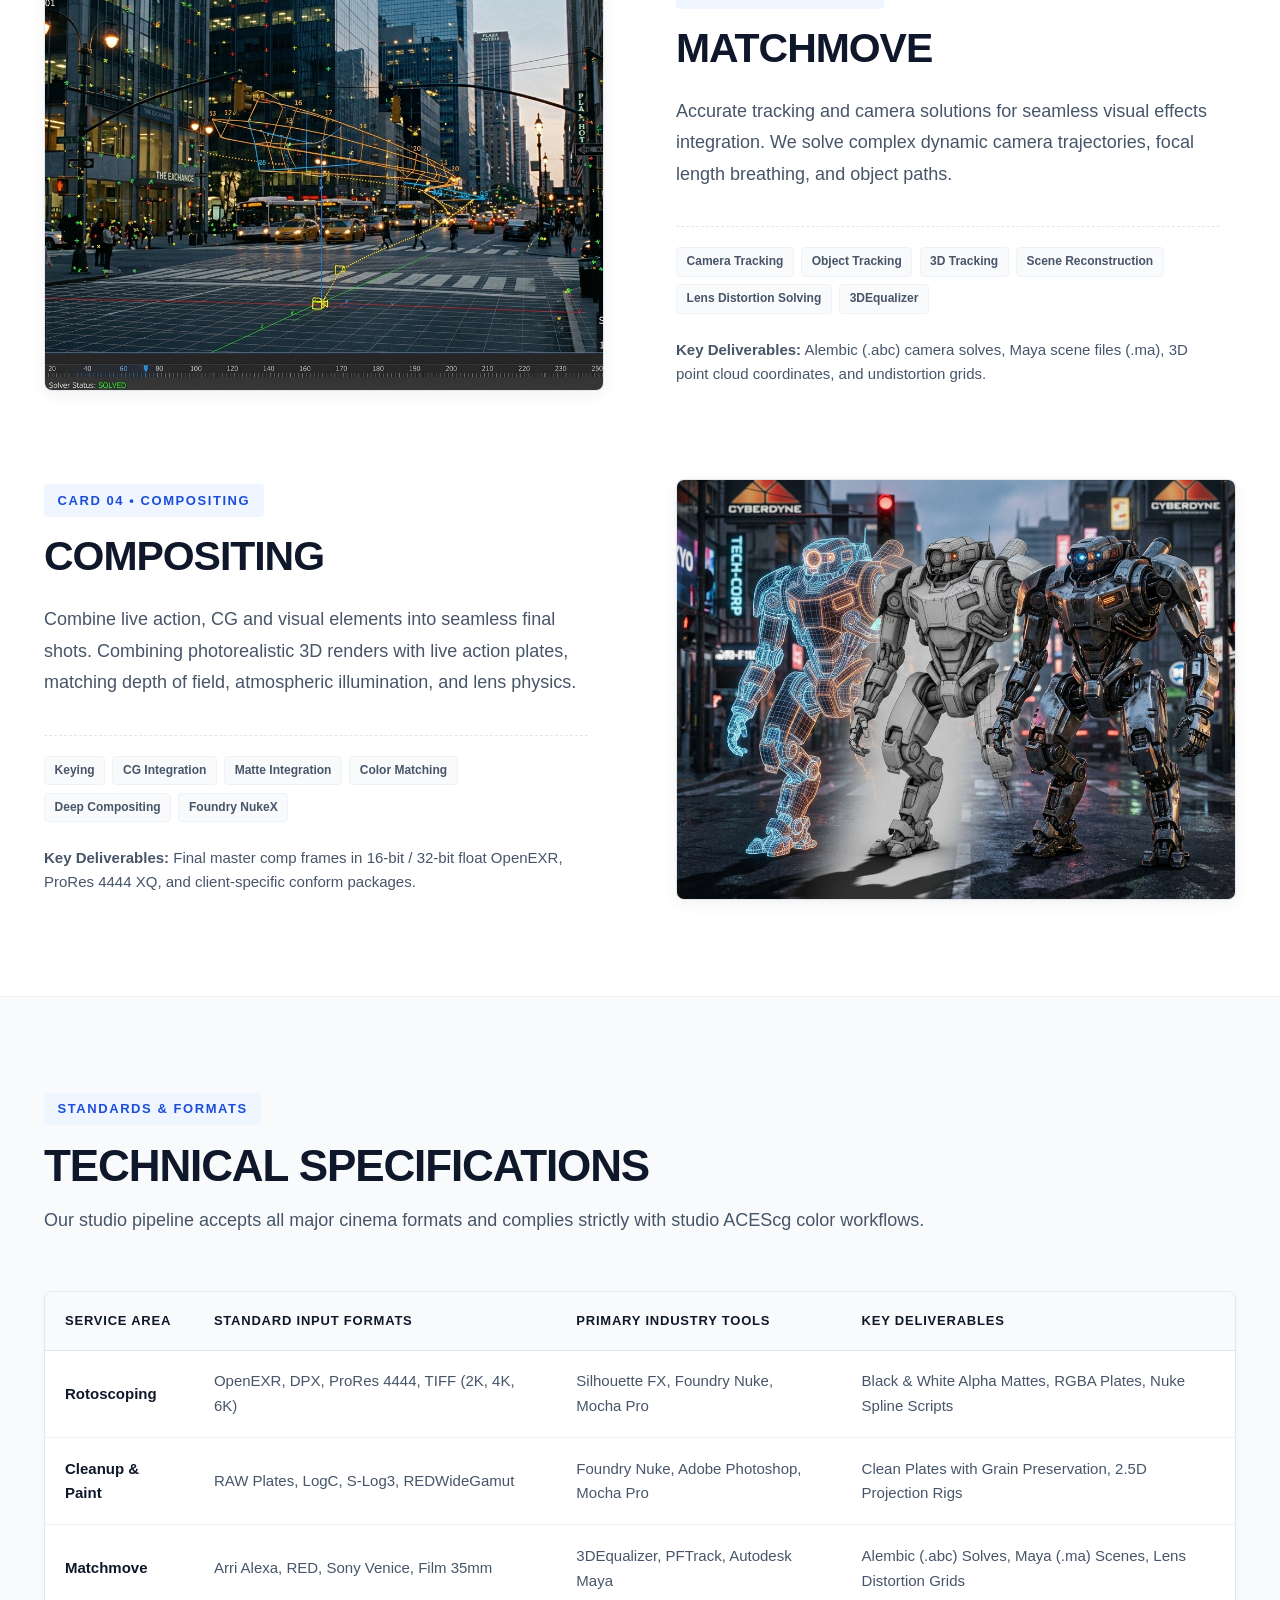
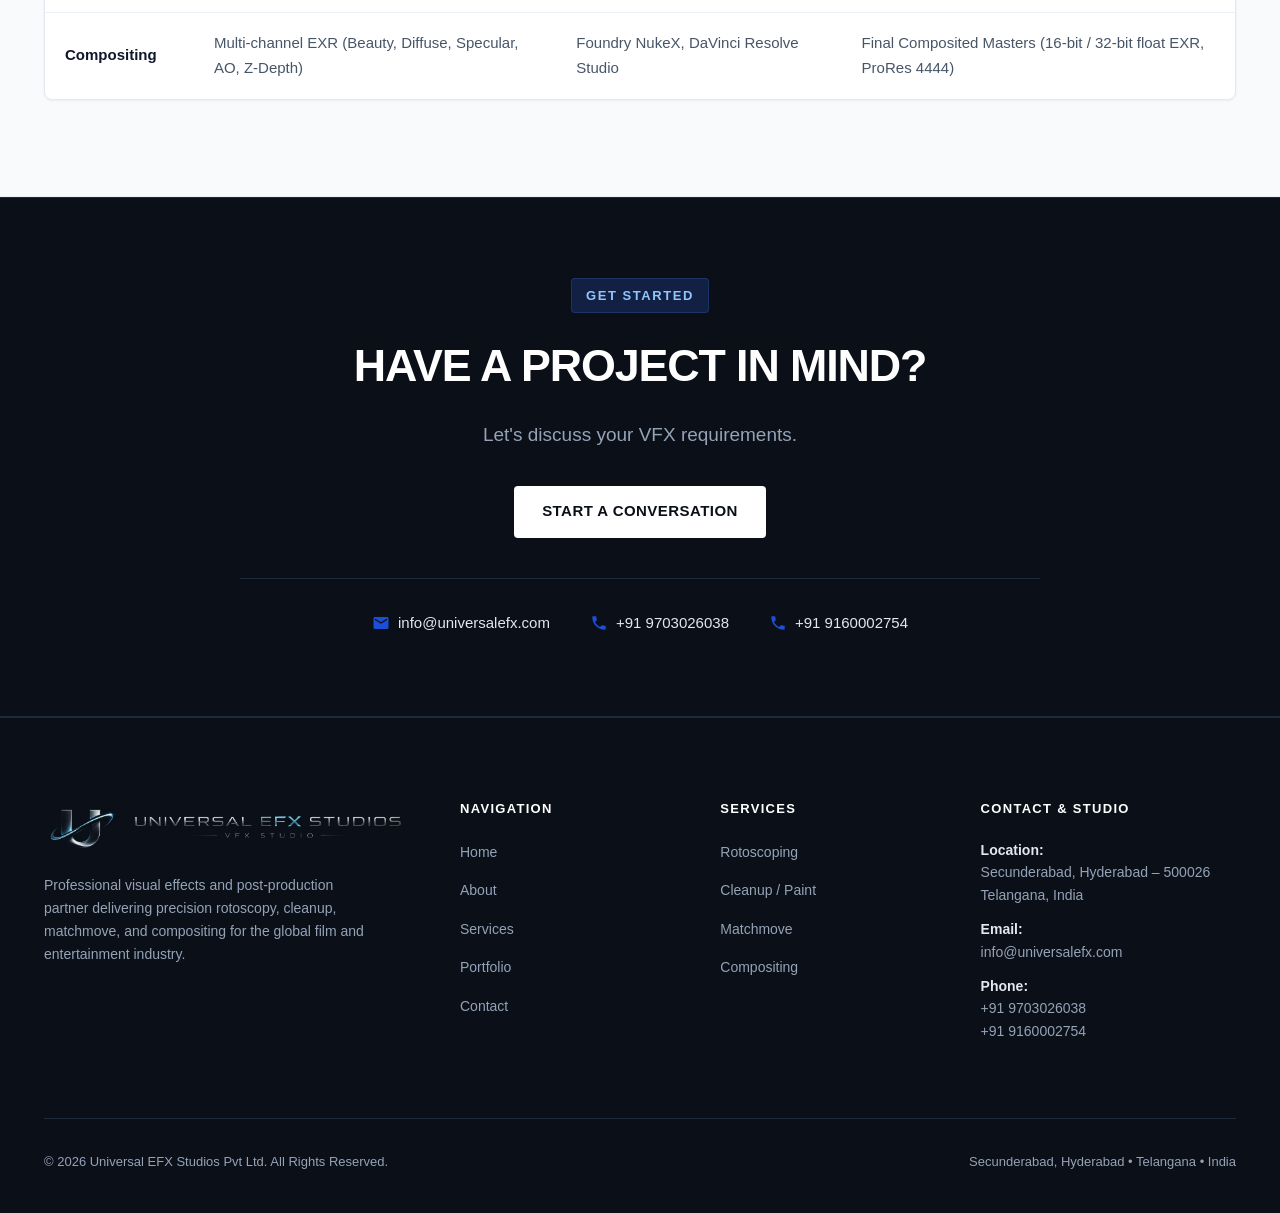
<file: services.html>
<!DOCTYPE html>
<html lang="en">
<head>
  <meta charset="UTF-8">
  <meta name="viewport" content="width=device-width, initial-scale=1.0">
  <title>Our Services | Universal EFX Studios - Rotoscopy, Cleanup, Matchmove &amp; Compositing</title>
  <meta name="description" content="Explore Universal EFX Studios' core visual effects services: Rotoscoping, Cleanup / Paint, Matchmove, and Compositing. Built for precision and fast turnaround.">
  <meta name="keywords" content="Rotoscoping Services, Cleanup and Paint, Matchmove Services, VFX Compositing, Visual Effects Hyderabad, Post Production Services">
  <meta name="author" content="Universal EFX Studios Pvt Ltd">
  <meta name="robots" content="index, follow">

  <!-- Open Graph -->
  <meta property="og:type" content="website">
  <meta property="og:url" content="https://www.universalefx.com/services.html">
  <meta property="og:title" content="Our Services | Universal EFX Studios">
  <meta property="og:description" content="Professional VFX solutions built around precision and quality. Rotoscoping, Cleanup, Matchmove, Compositing.">
  <meta property="og:image" content="assets/images/hero-vfx.jpg">

  <!-- Favicon -->
  <link rel="icon" type="image/png" href="assets/images/logo-icon.png">
  <link rel="apple-touch-icon" href="assets/images/logo-icon.png">

  <!-- Stylesheet -->
  <link rel="stylesheet" href="css/style.css">
</head>
<body>

  <!-- =========================================================================
       1. STICKY HEADER & NAVIGATION
       ========================================================================= -->
  <header class="header" id="header">
    <div class="container header-container">
      <a href="index.html" class="brand-logo" aria-label="Universal EFX Studios Home">
        <img src="assets/images/logo-horizontal-dark.png" alt="Universal EFX Studios - VFX Studio" class="brand-logo-img" width="320" height="48">
      </a>

      <!-- Desktop Navigation -->
      <nav class="nav-desktop" aria-label="Main Navigation">
        <a href="index.html" class="nav-link">Home</a>
        <a href="about.html" class="nav-link">About</a>
        <a href="services.html" class="nav-link active">Services</a>
        <a href="portfolio.html" class="nav-link">Portfolio</a>
        <a href="contact.html" class="nav-link">Contact</a>
      </nav>

      <!-- Desktop CTA Button -->
      <div class="header-cta">
        <a href="contact.html" class="btn btn-primary">GET IN TOUCH</a>
      </div>

      <!-- Mobile Hamburger Button -->
      <button class="hamburger-btn" id="hamburgerBtn" aria-label="Toggle navigation menu" aria-expanded="false">
        <span></span>
        <span></span>
        <span></span>
      </button>
    </div>
  </header>

  <!-- Mobile Navigation Drawer -->
  <div class="mobile-nav-drawer" id="mobileNavDrawer" aria-label="Mobile Navigation">
    <nav class="mobile-nav-list">
      <a href="index.html" class="mobile-nav-link">Home</a>
      <a href="about.html" class="mobile-nav-link">About</a>
      <a href="services.html" class="mobile-nav-link active">Services</a>
      <a href="portfolio.html" class="mobile-nav-link">Portfolio</a>
      <a href="contact.html" class="mobile-nav-link">Contact</a>
    </nav>
    <a href="contact.html" class="btn btn-primary" style="width: 100%; text-align: center;">GET IN TOUCH</a>
    <div class="mobile-contact-info">
      <div>Universal EFX Studios Pvt Ltd</div>
      <div>Secunderabad, Hyderabad – 500026</div>
      <a href="tel:+919703026038">+91 9703026038</a>
      <a href="mailto:info@universalefx.com">info@universalefx.com</a>
    </div>
  </div>

  <main>
    <!-- =========================================================================
         PAGE HERO BANNER
         ========================================================================= -->
    <section class="page-hero">
      <div class="container page-hero-container">
        <div class="breadcrumbs">
          <a href="index.html">Home</a>
          <span>/</span>
          <span class="current">Services</span>
        </div>
        <h1 class="page-hero-title">OUR CORE SERVICES</h1>
        <p class="page-hero-subtitle">
          Professional VFX solutions built around precision and quality. Production-proven workflows for feature films, episodic television, commercials, and digital media.
        </p>
      </div>
    </section>

    <!-- =========================================================================
         DETAILED SERVICES BREAKDOWN
         ========================================================================= -->
    <section class="section">
      <div class="container">

        <!-- 01 Rotoscoping -->
        <div class="about-grid" id="rotoscoping" style="margin-bottom: 5.5rem;">
          <div class="about-media">
            <div class="about-image-card">
              <img src="assets/images/project-rotoscopy.jpg" alt="Rotoscoping breakdown showing spline curves and alpha matte" width="800" height="450">
            </div>
          </div>
          <div class="about-content">
            <div class="badge-label">CARD 01 • ROTOSCOPING</div>
            <h2 class="about-heading">ROTOSCOPING</h2>
            <p class="about-text">
              Accurate subject and object isolation for complex production shots. Our roto department produces sub-pixel accurate matte extractions with smooth organic edges and motion blur compensation.
            </p>
            <div class="service-tags" style="margin-bottom: 1.5rem;">
              <span class="service-tag">Rotoscopy</span>
              <span class="service-tag">Matte Creation</span>
              <span class="service-tag">Hair &amp; Edge Work</span>
              <span class="service-tag">Complex Shapes</span>
              <span class="service-tag">Motion Blur Mattes</span>
              <span class="service-tag">Silhouette FX</span>
            </div>
            <p style="font-size: 0.9375rem; color: var(--color-text-secondary); line-height: 1.6;">
              <strong>Key Deliverables:</strong> Multi-channel alpha mattes, RGBA plates, Nuke shape scripts, and Silhouette project packages ready for compositing integration.
            </p>
          </div>
        </div>

        <!-- 02 Cleanup / Paint -->
        <div class="about-grid" id="cleanup" style="margin-bottom: 5.5rem;">
          <div class="about-content">
            <div class="badge-label">CARD 02 • CLEANUP / PAINT</div>
            <h2 class="about-heading">CLEANUP / PAINT</h2>
            <p class="about-text">
              Clean and restore footage by removing unwanted elements and imperfections. We seamlessly remove stunt rigs, safety harnesses, overhead booms, and tracking markers while maintaining camera grain.
            </p>
            <div class="service-tags" style="margin-bottom: 1.5rem;">
              <span class="service-tag">Object Removal</span>
              <span class="service-tag">Wire Removal</span>
              <span class="service-tag">Rig Removal</span>
              <span class="service-tag">Plate Cleanup</span>
              <span class="service-tag">Marker Cleanout</span>
              <span class="service-tag">Grain Matching</span>
            </div>
            <p style="font-size: 0.9375rem; color: var(--color-text-secondary); line-height: 1.6;">
              <strong>Key Deliverables:</strong> Clean plates with original 35mm film grain preservation, 2.5D projection cleanups, and patch mattes.
            </p>
          </div>
          <div class="about-media">
            <div class="about-image-card">
              <img src="assets/images/project-cleanup.jpg" alt="Cleanup and paint breakdown showing crane and wire removal" width="800" height="450">
            </div>
          </div>
        </div>

        <!-- 03 Matchmove -->
        <div class="about-grid" id="matchmove" style="margin-bottom: 5.5rem;">
          <div class="about-media">
            <div class="about-image-card">
              <img src="assets/images/project-matchmove.jpg" alt="3D Matchmove camera tracking point cloud solve" width="800" height="450">
            </div>
          </div>
          <div class="about-content">
            <div class="badge-label">CARD 03 • MATCHMOVE</div>
            <h2 class="about-heading">MATCHMOVE</h2>
            <p class="about-text">
              Accurate tracking and camera solutions for seamless visual effects integration. We solve complex dynamic camera trajectories, focal length breathing, and object paths.
            </p>
            <div class="service-tags" style="margin-bottom: 1.5rem;">
              <span class="service-tag">Camera Tracking</span>
              <span class="service-tag">Object Tracking</span>
              <span class="service-tag">3D Tracking</span>
              <span class="service-tag">Scene Reconstruction</span>
              <span class="service-tag">Lens Distortion Solving</span>
              <span class="service-tag">3DEqualizer</span>
            </div>
            <p style="font-size: 0.9375rem; color: var(--color-text-secondary); line-height: 1.6;">
              <strong>Key Deliverables:</strong> Alembic (.abc) camera solves, Maya scene files (.ma), 3D point cloud coordinates, and undistortion grids.
            </p>
          </div>
        </div>

        <!-- 04 Compositing -->
        <div class="about-grid" id="compositing">
          <div class="about-content">
            <div class="badge-label">CARD 04 • COMPOSITING</div>
            <h2 class="about-heading">COMPOSITING</h2>
            <p class="about-text">
              Combine live action, CG and visual elements into seamless final shots. Combining photorealistic 3D renders with live action plates, matching depth of field, atmospheric illumination, and lens physics.
            </p>
            <div class="service-tags" style="margin-bottom: 1.5rem;">
              <span class="service-tag">Keying</span>
              <span class="service-tag">CG Integration</span>
              <span class="service-tag">Matte Integration</span>
              <span class="service-tag">Color Matching</span>
              <span class="service-tag">Deep Compositing</span>
              <span class="service-tag">Foundry NukeX</span>
            </div>
            <p style="font-size: 0.9375rem; color: var(--color-text-secondary); line-height: 1.6;">
              <strong>Key Deliverables:</strong> Final master comp frames in 16-bit / 32-bit float OpenEXR, ProRes 4444 XQ, and client-specific conform packages.
            </p>
          </div>
          <div class="about-media">
            <div class="about-image-card">
              <img src="assets/images/project-compositing.jpg" alt="VFX multi-pass CGI integration and node compositing" width="800" height="450">
            </div>
          </div>
        </div>

      </div>
    </section>

    <!-- =========================================================================
         TECHNICAL SPECIFICATIONS & DELIVERY MATRIX
         ========================================================================= -->
    <section class="section section-secondary">
      <div class="container">
        <div class="section-header">
          <div class="badge-label">STANDARDS &amp; FORMATS</div>
          <h2 class="section-title">TECHNICAL SPECIFICATIONS</h2>
          <p class="section-subtitle">Our studio pipeline accepts all major cinema formats and complies strictly with studio ACEScg color workflows.</p>
        </div>

        <div class="specs-table-wrapper">
          <table class="specs-table">
            <thead>
              <tr>
                <th>Service Area</th>
                <th>Standard Input Formats</th>
                <th>Primary Industry Tools</th>
                <th>Key Deliverables</th>
              </tr>
            </thead>
            <tbody>
              <tr>
                <td><strong>Rotoscoping</strong></td>
                <td>OpenEXR, DPX, ProRes 4444, TIFF (2K, 4K, 6K)</td>
                <td>Silhouette FX, Foundry Nuke, Mocha Pro</td>
                <td>Black &amp; White Alpha Mattes, RGBA Plates, Nuke Spline Scripts</td>
              </tr>
              <tr>
                <td><strong>Cleanup &amp; Paint</strong></td>
                <td>RAW Plates, LogC, S-Log3, REDWideGamut</td>
                <td>Foundry Nuke, Adobe Photoshop, Mocha Pro</td>
                <td>Clean Plates with Grain Preservation, 2.5D Projection Rigs</td>
              </tr>
              <tr>
                <td><strong>Matchmove</strong></td>
                <td>Arri Alexa, RED, Sony Venice, Film 35mm</td>
                <td>3DEqualizer, PFTrack, Autodesk Maya</td>
                <td>Alembic (.abc) Solves, Maya (.ma) Scenes, Lens Distortion Grids</td>
              </tr>
              <tr>
                <td><strong>Compositing</strong></td>
                <td>Multi-channel EXR (Beauty, Diffuse, Specular, AO, Z-Depth)</td>
                <td>Foundry NukeX, DaVinci Resolve Studio</td>
                <td>Final Composited Masters (16-bit / 32-bit float EXR, ProRes 4444)</td>
              </tr>
            </tbody>
          </table>
        </div>
      </div>
    </section>

    <!-- =========================================================================
         CTA BANNER
         ========================================================================= -->
    <section class="cta-banner-section">
      <div class="container">
        <div class="cta-banner-content">
          <div class="badge-label dark-badge">GET STARTED</div>
          <h2 class="cta-heading">HAVE A PROJECT IN MIND?</h2>
          <p class="cta-subtext">Let's discuss your VFX requirements.</p>
          <div class="cta-actions">
            <a href="contact.html" class="btn btn-white">START A CONVERSATION</a>
          </div>
          <div class="cta-contact-details">
            <div class="cta-contact-item">
              <svg viewBox="0 0 24 24"><path d="M20 4H4c-1.1 0-1.99.9-1.99 2L2 18c0 1.1.9 2 2 2h16c1.1 0 2-.9 2-2V6c0-1.1-.9-2-2-2zm0 4l-8 5-8-5V6l8 5 8-5v2z"/></svg>
              <a href="mailto:info@universalefx.com">info@universalefx.com</a>
            </div>
            <div class="cta-contact-item">
              <svg viewBox="0 0 24 24"><path d="M6.62 10.79c1.44 2.83 3.76 5.14 6.59 6.59l2.2-2.2c.27-.27.67-.36 1.02-.24 1.12.37 2.33.57 3.57.57.55 0 1 .45 1 1V20c0 .55-.45 1-1 1-9.39 0-17-7.61-17-17 0-.55.45-1 1-1h3.5c.55 0 1 .45 1 1 0 1.25.2 2.45.57 3.57.11.35.03.74-.25 1.02l-2.2 2.2z"/></svg>
              <a href="tel:+919703026038">+91 9703026038</a>
            </div>
            <div class="cta-contact-item">
              <svg viewBox="0 0 24 24"><path d="M6.62 10.79c1.44 2.83 3.76 5.14 6.59 6.59l2.2-2.2c.27-.27.67-.36 1.02-.24 1.12.37 2.33.57 3.57.57.55 0 1 .45 1 1V20c0 .55-.45 1-1 1-9.39 0-17-7.61-17-17 0-.55.45-1 1-1h3.5c.55 0 1 .45 1 1 0 1.25.2 2.45.57 3.57.11.35.03.74-.25 1.02l-2.2 2.2z"/></svg>
              <a href="tel:+919160002754">+91 9160002754</a>
            </div>
          </div>
        </div>
      </div>
    </section>
  </main>

  <!-- =========================================================================
       FOOTER
       ========================================================================= -->
  <footer class="footer">
    <div class="container">
      <div class="footer-grid">
        <div>
          <a href="index.html" aria-label="Universal EFX Studios Home">
            <img src="assets/images/logo-horizontal-clean.png" alt="Universal EFX Studios - VFX Studio" class="footer-logo-img" width="340" height="56">
          </a>
          <p class="footer-brand-desc">
            Professional visual effects and post-production partner delivering precision rotoscopy, cleanup, matchmove, and compositing for the global film and entertainment industry.
          </p>
        </div>

        <div>
          <div class="footer-col-title">Navigation</div>
          <ul class="footer-links-list">
            <li><a href="index.html" class="footer-link">Home</a></li>
            <li><a href="about.html" class="footer-link">About</a></li>
            <li><a href="services.html" class="footer-link">Services</a></li>
            <li><a href="portfolio.html" class="footer-link">Portfolio</a></li>
            <li><a href="contact.html" class="footer-link">Contact</a></li>
          </ul>
        </div>

        <div>
          <div class="footer-col-title">Services</div>
          <ul class="footer-links-list">
            <li><a href="services.html#rotoscoping" class="footer-link">Rotoscoping</a></li>
            <li><a href="services.html#cleanup" class="footer-link">Cleanup / Paint</a></li>
            <li><a href="services.html#matchmove" class="footer-link">Matchmove</a></li>
            <li><a href="services.html#compositing" class="footer-link">Compositing</a></li>
          </ul>
        </div>

        <div>
          <div class="footer-col-title">Contact &amp; Studio</div>
          <div class="footer-contact-item">
            <strong>Location:</strong><br>
            Secunderabad, Hyderabad – 500026<br>
            Telangana, India
          </div>
          <div class="footer-contact-item">
            <strong>Email:</strong><br>
            <a href="mailto:info@universalefx.com" class="footer-link">info@universalefx.com</a>
          </div>
          <div class="footer-contact-item">
            <strong>Phone:</strong><br>
            <a href="tel:+919703026038" class="footer-link">+91 9703026038</a><br>
            <a href="tel:+919160002754" class="footer-link">+91 9160002754</a>
          </div>
        </div>
      </div>

      <div class="footer-bottom">
        <div>&copy; 2026 Universal EFX Studios Pvt Ltd. All Rights Reserved.</div>
        <div>Secunderabad, Hyderabad &bull; Telangana &bull; India</div>
      </div>
    </div>
  </footer>

  <!-- Scripts -->
  <script src="js/main.js"></script>
</body>
</html>
</file>
<file: css/style.css>
/* ==========================================================================
   UNIVERSAL EFX STUDIOS PVT LTD - STYLESHEET
   Design: Simple, Clean, Modern, Premium VFX Studio
   Technology: Pure CSS3 (No Frameworks)
   ========================================================================== */

/* --------------------------------------------------------------------------
   1. CSS Variables & Theme Settings
   -------------------------------------------------------------------------- */
:root {
  /* Brand Color Palette */
  --color-bg-primary: #ffffff;
  --color-bg-secondary: #f8fafc;
  --color-bg-tertiary: #f1f5f9;
  --color-border: #e2e8f0;
  --color-border-subtle: #edf2f7;

  /* Text Colors */
  --color-text-primary: #0f172a;
  --color-text-secondary: #475569;
  --color-text-muted: #64748b;
  --color-text-inverse: #ffffff;

  /* Accent Colors (Deep Blue / Subtle Indigo) */
  --color-accent: #1d4ed8;
  --color-accent-hover: #1e40af;
  --color-accent-soft: #eff6ff;
  --color-accent-border: #bfdbfe;

  /* Dark Charcoal Sections (Hero/CTA/Footer) */
  --color-dark-bg: #0b0f17;
  --color-dark-surface: #131a26;
  --color-dark-border: #1e293b;
  --color-dark-text-muted: #94a3b8;

  /* Typography */
  --font-family-base: -apple-system, BlinkMacSystemFont, "Segoe UI", Roboto, "Helvetica Neue", Arial, sans-serif;
  --font-family-display: -apple-system, BlinkMacSystemFont, "Segoe UI", Roboto, "Helvetica Neue", Arial, sans-serif;

  /* Spacing */
  --container-max-width: 1240px;
  --container-padding: 1.5rem;
  --section-spacing-y: 6rem;
  --section-spacing-y-sm: 4rem;

  /* Radius & Shadows */
  --radius-sm: 4px;
  --radius-md: 8px;
  --radius-lg: 12px;
  --radius-full: 9999px;
  
  --shadow-subtle: 0 1px 3px rgba(15, 23, 42, 0.05);
  --shadow-card: 0 4px 16px rgba(15, 23, 42, 0.06);
  --shadow-hover: 0 12px 28px rgba(15, 23, 42, 0.1);

  /* Transitions */
  --transition-fast: 0.2s cubic-bezier(0.16, 1, 0.3, 1);
  --transition-normal: 0.3s cubic-bezier(0.16, 1, 0.3, 1);
  --transition-smooth: 0.4s cubic-bezier(0.16, 1, 0.3, 1);
}

/* --------------------------------------------------------------------------
   2. Reset & Base Elements
   -------------------------------------------------------------------------- */
*, *::before, *::after {
  box-sizing: border-box;
  margin: 0;
  padding: 0;
}

html {
  font-size: 16px;
  scroll-behavior: smooth;
  -webkit-text-size-adjust: 100%;
}

body {
  font-family: var(--font-family-base);
  color: var(--color-text-primary);
  background-color: var(--color-bg-primary);
  line-height: 1.65;
  -webkit-font-smoothing: antialiased;
  -moz-osx-font-smoothing: grayscale;
  overflow-x: hidden;
}

img, picture, video {
  max-width: 100%;
  display: block;
  height: auto;
}

a {
  color: inherit;
  text-decoration: none;
  transition: color var(--transition-fast);
}

button, input, select, textarea {
  font: inherit;
}

button {
  cursor: pointer;
  border: none;
  background: none;
}

ul, ol {
  list-style: none;
}

/* --------------------------------------------------------------------------
   3. Utility Classes & Layout
   -------------------------------------------------------------------------- */
.container {
  width: 100%;
  max-width: var(--container-max-width);
  margin-left: auto;
  margin-right: auto;
  padding-left: var(--container-padding);
  padding-right: var(--container-padding);
}

.section {
  padding-top: var(--section-spacing-y);
  padding-bottom: var(--section-spacing-y);
}

.section-secondary {
  background-color: var(--color-bg-secondary);
  border-top: 1px solid var(--color-border-subtle);
  border-bottom: 1px solid var(--color-border-subtle);
}

.section-header {
  margin-bottom: 3.5rem;
}

.section-header.center {
  text-align: center;
  max-width: 720px;
  margin-left: auto;
  margin-right: auto;
}

.badge-label {
  display: inline-flex;
  align-items: center;
  gap: 0.5rem;
  font-size: 0.8125rem;
  font-weight: 700;
  letter-spacing: 0.12em;
  text-transform: uppercase;
  color: var(--color-accent);
  background-color: var(--color-accent-soft);
  padding: 0.35rem 0.85rem;
  border-radius: var(--radius-sm);
  margin-bottom: 1rem;
}

.badge-label.dark-badge {
  color: #93c5fd;
  background-color: rgba(30, 58, 138, 0.4);
  border: 1px solid rgba(59, 130, 246, 0.2);
}

.section-title {
  font-size: clamp(2rem, 3.5vw, 2.75rem);
  font-weight: 800;
  letter-spacing: -0.025em;
  line-height: 1.15;
  color: var(--color-text-primary);
  margin-bottom: 0.875rem;
}

.section-subtitle {
  font-size: 1.125rem;
  color: var(--color-text-secondary);
  font-weight: 400;
  line-height: 1.6;
}

/* Primary and Outline Buttons */
.btn {
  display: inline-flex;
  align-items: center;
  justify-content: center;
  gap: 0.5rem;
  font-size: 0.9375rem;
  font-weight: 600;
  letter-spacing: 0.03em;
  padding: 0.85rem 1.75rem;
  border-radius: var(--radius-sm);
  transition: all var(--transition-fast);
  text-transform: uppercase;
}

.btn-primary {
  background-color: var(--color-accent);
  color: var(--color-text-inverse);
  box-shadow: 0 2px 6px rgba(29, 78, 216, 0.25);
}

.btn-primary:hover {
  background-color: var(--color-accent-hover);
  transform: translateY(-1px);
  box-shadow: 0 4px 12px rgba(29, 78, 216, 0.35);
}

.btn-secondary {
  background-color: transparent;
  color: var(--color-text-primary);
  border: 1px solid var(--color-border);
}

.btn-secondary:hover {
  border-color: var(--color-text-primary);
  background-color: var(--color-bg-secondary);
}

.btn-white {
  background-color: #ffffff;
  color: #0b0f17;
}

.btn-white:hover {
  background-color: #f1f5f9;
  transform: translateY(-1px);
}

/* --------------------------------------------------------------------------
   4. Sticky Header & Navigation
   -------------------------------------------------------------------------- */
.header {
  position: sticky;
  top: 0;
  z-index: 100;
  background-color: #ffffff;
  border-bottom: 1px solid #e2e8f0;
  transition: box-shadow var(--transition-fast), background-color var(--transition-fast);
}

.header.scrolled {
  box-shadow: 0 4px 20px rgba(0, 0, 0, 0.06);
  background-color: #ffffff;
}

.header-container {
  display: flex;
  align-items: center;
  justify-content: space-between;
  height: 80px;
}

.brand-logo {
  display: flex;
  align-items: center;
  text-decoration: none;
  flex-shrink: 0;
}

.brand-logo-img {
  height: 48px;
  width: auto;
  max-width: 320px;
  object-fit: contain;
  display: block;
}

.footer-logo-img {
  height: 56px;
  width: auto;
  max-width: 360px;
  object-fit: contain;
  margin-bottom: 1.25rem;
  display: block;
}

.brand-name {
  font-size: 1.1875rem;
  font-weight: 900;
  letter-spacing: 0.08em;
  text-transform: uppercase;
  color: var(--color-text-primary);
  line-height: 1;
}

.brand-tag {
  font-size: 0.6875rem;
  font-weight: 700;
  letter-spacing: 0.22em;
  text-transform: uppercase;
  color: var(--color-accent);
}

.nav-desktop {
  display: flex;
  align-items: center;
  gap: 2.25rem;
}

.nav-link {
  font-size: 0.9375rem;
  font-weight: 500;
  color: #475569;
  position: relative;
  padding: 0.5rem 0;
  transition: color var(--transition-fast);
}

.nav-link:hover {
  color: #0284c7;
}

.nav-link.active {
  color: #0f172a;
  font-weight: 700;
}

.nav-link::after {
  content: "";
  position: absolute;
  bottom: 0;
  left: 0;
  width: 0;
  height: 2px;
  background-color: #0284c7;
  transition: width var(--transition-fast);
}

.nav-link:hover::after,
.nav-link.active::after {
  width: 100%;
}

.header-cta {
  display: flex;
  align-items: center;
  gap: 1rem;
}

/* Mobile Hamburger */
.hamburger-btn {
  display: none;
  flex-direction: column;
  justify-content: space-between;
  width: 28px;
  height: 20px;
  background: none;
  border: none;
  padding: 0;
  cursor: pointer;
  z-index: 120;
}

.hamburger-btn span {
  display: block;
  height: 2px;
  width: 100%;
  background-color: #0f172a;
  border-radius: 2px;
  transition: all var(--transition-normal);
}

.hamburger-btn.is-active span:nth-child(1) {
  transform: translateY(9px) rotate(45deg);
}

.hamburger-btn.is-active span:nth-child(2) {
  opacity: 0;
}

.hamburger-btn.is-active span:nth-child(3) {
  transform: translateY(-9px) rotate(-45deg);
}

/* Mobile Navigation Overlay */
.mobile-nav-drawer {
  position: fixed;
  top: 80px;
  left: 0;
  width: 100%;
  height: calc(100vh - 80px);
  background-color: #ffffff;
  color: #0f172a;
  z-index: 99;
  display: flex;
  flex-direction: column;
  padding: 2rem 1.5rem;
  transform: translateX(100%);
  transition: transform var(--transition-normal);
  overflow-y: auto;
  border-top: 1px solid #e2e8f0;
}

.mobile-nav-drawer.is-open {
  transform: translateX(0);
}

.mobile-nav-list {
  display: flex;
  flex-direction: column;
  gap: 1.5rem;
  margin-bottom: 2.5rem;
}

.mobile-nav-link {
  font-size: 1.35rem;
  font-weight: 700;
  color: #1e293b;
  display: inline-block;
  padding: 0.5rem 0;
  border-bottom: 1px solid #f1f5f9;
}

.mobile-nav-link:hover,
.mobile-nav-link.active {
  color: #0284c7;
}

.mobile-contact-info {
  margin-top: auto;
  padding-top: 1.5rem;
  font-size: 0.875rem;
  color: #64748b;
}

.mobile-contact-info a {
  display: block;
  margin-top: 0.5rem;
  color: #0284c7;
  font-weight: 600;
}

/* --------------------------------------------------------------------------
   5. Hero Section
   -------------------------------------------------------------------------- */
.hero-section {
  padding-top: 4.5rem;
  padding-bottom: 5.5rem;
  background-color: var(--color-bg-primary);
}

.hero-grid {
  display: grid;
  grid-template-columns: 1fr 1.08fr;
  gap: 4rem;
  align-items: center;
}

.hero-content {
  max-width: 560px;
}

.hero-heading {
  font-size: clamp(2.5rem, 4.2vw, 3.5rem);
  font-weight: 900;
  line-height: 1.08;
  letter-spacing: -0.035em;
  color: var(--color-text-primary);
  margin-bottom: 1.5rem;
  text-transform: uppercase;
}

.hero-description {
  font-size: 1.15rem;
  line-height: 1.65;
  color: var(--color-text-secondary);
  margin-bottom: 2.25rem;
}

.hero-actions {
  display: flex;
  align-items: center;
  gap: 1rem;
  flex-wrap: wrap;
}

.hero-media {
  position: relative;
}

.hero-image-wrapper {
  position: relative;
  border-radius: var(--radius-md);
  overflow: hidden;
  box-shadow: 0 16px 36px rgba(15, 23, 42, 0.12);
  border: 1px solid var(--color-border);
  background-color: #0b0f17;
}

.hero-image-wrapper img {
  width: 100%;
  height: auto;
  aspect-ratio: 16 / 9;
  object-fit: cover;
  transition: transform 0.6s ease;
}

.hero-image-wrapper:hover img {
  transform: scale(1.02);
}

.hero-media-caption {
  position: absolute;
  bottom: 12px;
  right: 12px;
  background: rgba(11, 15, 23, 0.75);
  backdrop-filter: blur(8px);
  color: #ffffff;
  font-size: 0.75rem;
  font-weight: 600;
  letter-spacing: 0.08em;
  text-transform: uppercase;
  padding: 0.35rem 0.75rem;
  border-radius: var(--radius-sm);
  border: 1px solid rgba(255, 255, 255, 0.15);
}

/* --------------------------------------------------------------------------
   6. About Section
   -------------------------------------------------------------------------- */
.about-section {
  padding-top: var(--section-spacing-y);
  padding-bottom: var(--section-spacing-y);
}

.about-grid {
  display: grid;
  grid-template-columns: 1fr 1fr;
  gap: 4.5rem;
  align-items: center;
}

.about-media {
  position: relative;
}

.about-image-card {
  border-radius: var(--radius-md);
  overflow: hidden;
  box-shadow: var(--shadow-card);
  border: 1px solid var(--color-border);
  background-color: var(--color-bg-secondary);
}

.about-image-card img {
  width: 100%;
  aspect-ratio: 4 / 3;
  object-fit: cover;
}

.about-content {
  padding-right: 1rem;
}

.about-heading {
  font-size: clamp(2rem, 3.2vw, 2.75rem);
  font-weight: 900;
  line-height: 1.15;
  letter-spacing: -0.025em;
  color: var(--color-text-primary);
  margin-bottom: 1.5rem;
  text-transform: uppercase;
}

.about-text {
  font-size: 1.125rem;
  line-height: 1.75;
  color: var(--color-text-secondary);
  margin-bottom: 2.25rem;
}

.about-stats {
  display: flex;
  align-items: center;
  gap: 2rem;
  padding-top: 1.75rem;
  border-top: 1px solid var(--color-border);
}

.stat-item {
  display: flex;
  align-items: baseline;
  gap: 0.85rem;
}

.stat-number {
  font-size: 2.75rem;
  font-weight: 900;
  line-height: 1;
  color: var(--color-accent);
  letter-spacing: -0.03em;
}

.stat-label {
  font-size: 0.8125rem;
  font-weight: 700;
  letter-spacing: 0.08em;
  text-transform: uppercase;
  color: var(--color-text-primary);
  line-height: 1.35;
}

/* --------------------------------------------------------------------------
   7. Services Section
   -------------------------------------------------------------------------- */
.services-grid {
  display: grid;
  grid-template-columns: repeat(4, 1fr);
  gap: 1.75rem;
}

.service-card {
  background-color: #ffffff;
  border: 1px solid var(--color-border);
  border-radius: var(--radius-md);
  padding: 2.25rem 1.75rem;
  display: flex;
  flex-direction: column;
  position: relative;
  transition: transform var(--transition-normal), box-shadow var(--transition-normal), border-color var(--transition-normal);
}

.service-card::before {
  content: "";
  position: absolute;
  top: -1px;
  left: 0;
  right: 0;
  height: 3px;
  background-color: transparent;
  border-top-left-radius: var(--radius-md);
  border-top-right-radius: var(--radius-md);
  transition: background-color var(--transition-fast);
}

.service-card:hover {
  transform: translateY(-4px);
  box-shadow: var(--shadow-card);
  border-color: #cbd5e1;
}

.service-card:hover::before {
  background-color: var(--color-accent);
}

.service-number {
  font-size: 0.8125rem;
  font-weight: 800;
  letter-spacing: 0.1em;
  color: var(--color-accent);
  margin-bottom: 1.25rem;
  display: inline-block;
}

.service-title {
  font-size: 1.35rem;
  font-weight: 800;
  letter-spacing: -0.015em;
  color: var(--color-text-primary);
  margin-bottom: 0.875rem;
  line-height: 1.25;
}

.service-desc {
  font-size: 0.9375rem;
  color: var(--color-text-secondary);
  line-height: 1.6;
  margin-bottom: 1.75rem;
  flex-grow: 1;
}

.service-tags {
  display: flex;
  flex-wrap: wrap;
  gap: 0.45rem;
  margin-top: auto;
  padding-top: 1.25rem;
  border-top: 1px dashed var(--color-border);
}

.service-tag {
  font-size: 0.75rem;
  font-weight: 600;
  color: var(--color-text-secondary);
  background-color: var(--color-bg-secondary);
  padding: 0.25rem 0.6rem;
  border-radius: var(--radius-sm);
  border: 1px solid var(--color-border-subtle);
}

/* --------------------------------------------------------------------------
   8. Why Choose Us Section
   -------------------------------------------------------------------------- */
.why-grid {
  display: grid;
  grid-template-columns: repeat(4, 1fr);
  gap: 2rem;
}

.why-col {
  padding-top: 1.5rem;
  border-top: 2px solid var(--color-border);
  transition: border-color var(--transition-fast);
}

.why-col:hover {
  border-color: var(--color-accent);
}

.why-number {
  font-size: 1.5rem;
  font-weight: 900;
  color: var(--color-accent);
  margin-bottom: 0.875rem;
  display: block;
}

.why-title {
  font-size: 1.15rem;
  font-weight: 800;
  letter-spacing: 0.05em;
  text-transform: uppercase;
  color: var(--color-text-primary);
  margin-bottom: 0.75rem;
}

.why-desc {
  font-size: 0.9375rem;
  color: var(--color-text-secondary);
  line-height: 1.6;
}

/* --------------------------------------------------------------------------
   9. Portfolio Section (Selected Work)
   -------------------------------------------------------------------------- */
.portfolio-grid {
  display: grid;
  grid-template-columns: repeat(3, 1fr);
  gap: 1.75rem;
}

.portfolio-card {
  border-radius: var(--radius-md);
  overflow: hidden;
  background-color: #0b0f17;
  border: 1px solid var(--color-border);
  cursor: pointer;
  position: relative;
  transition: transform var(--transition-normal), box-shadow var(--transition-normal);
  display: flex;
  flex-direction: column;
}

.portfolio-card:hover {
  transform: translateY(-4px);
  box-shadow: var(--shadow-hover);
}

.portfolio-image-box {
  position: relative;
  overflow: hidden;
  aspect-ratio: 16 / 9;
}

.portfolio-image-box img {
  width: 100%;
  height: 100%;
  object-fit: cover;
  transition: transform 0.5s ease;
}

.portfolio-card:hover .portfolio-image-box img {
  transform: scale(1.05);
}

.portfolio-overlay {
  position: absolute;
  inset: 0;
  background: linear-gradient(180deg, rgba(11, 15, 23, 0) 50%, rgba(11, 15, 23, 0.8) 100%);
  display: flex;
  align-items: flex-end;
  padding: 1.25rem;
  opacity: 0.9;
  transition: opacity var(--transition-fast);
}

.portfolio-info {
  background-color: #ffffff;
  padding: 1.25rem 1.5rem;
  display: flex;
  align-items: center;
  justify-content: space-between;
  border-top: 1px solid var(--color-border-subtle);
}

.portfolio-cat {
  font-size: 0.75rem;
  font-weight: 700;
  letter-spacing: 0.08em;
  text-transform: uppercase;
  color: var(--color-accent);
  margin-bottom: 0.25rem;
}

.portfolio-name {
  font-size: 1.0625rem;
  font-weight: 700;
  color: var(--color-text-primary);
  line-height: 1.25;
}

.portfolio-action-icon {
  width: 32px;
  height: 32px;
  border-radius: 50%;
  background-color: var(--color-bg-secondary);
  display: flex;
  align-items: center;
  justify-content: center;
  color: var(--color-text-primary);
  font-size: 1rem;
  transition: background-color var(--transition-fast), color var(--transition-fast);
  flex-shrink: 0;
}

.portfolio-card:hover .portfolio-action-icon {
  background-color: var(--color-accent);
  color: #ffffff;
}

/* --------------------------------------------------------------------------
   10. Before / After VFX Comparison Slider
   -------------------------------------------------------------------------- */
.comparison-wrapper {
  max-width: 1080px;
  margin: 0 auto;
}

.comparison-container {
  position: relative;
  width: 100%;
  aspect-ratio: 16 / 9;
  border-radius: var(--radius-md);
  overflow: hidden;
  box-shadow: var(--shadow-card);
  border: 1px solid var(--color-border);
  user-select: none;
  -webkit-user-select: none;
  cursor: ew-resize;
  background-color: #0b0f17;
}

.comparison-image {
  position: absolute;
  top: 0;
  left: 0;
  width: 100%;
  height: 100%;
  object-fit: cover;
  pointer-events: none;
}

.comparison-after {
  z-index: 1;
}

.comparison-before-wrapper {
  position: absolute;
  top: 0;
  left: 0;
  width: 100%;
  height: 100%;
  z-index: 2;
  overflow: hidden;
  clip-path: inset(0 50% 0 0);
  will-change: clip-path;
}

.comparison-before-wrapper .comparison-image {
  width: 100%;
  height: 100%;
}

.slider-handle {
  position: absolute;
  top: 0;
  bottom: 0;
  left: 50%;
  width: 4px;
  background-color: #ffffff;
  z-index: 10;
  transform: translateX(-50%);
  box-shadow: 0 0 12px rgba(0, 0, 0, 0.4);
  cursor: ew-resize;
}

.slider-button {
  position: absolute;
  top: 50%;
  left: 50%;
  transform: translate(-50%, -50%);
  width: 44px;
  height: 44px;
  border-radius: 50%;
  background-color: #ffffff;
  color: #0f172a;
  box-shadow: 0 4px 14px rgba(0, 0, 0, 0.25);
  display: flex;
  align-items: center;
  justify-content: center;
  font-size: 1.15rem;
  font-weight: 700;
  border: 2px solid var(--color-accent);
}

.slider-button svg {
  width: 20px;
  height: 20px;
  fill: currentColor;
}

.comparison-tag {
  position: absolute;
  top: 16px;
  padding: 0.4rem 0.85rem;
  font-size: 0.75rem;
  font-weight: 700;
  letter-spacing: 0.1em;
  text-transform: uppercase;
  border-radius: var(--radius-sm);
  z-index: 5;
  pointer-events: none;
  backdrop-filter: blur(8px);
}

.tag-before {
  left: 16px;
  background-color: rgba(11, 15, 23, 0.8);
  color: #ffffff;
  border: 1px solid rgba(255, 255, 255, 0.2);
}

.tag-after {
  right: 16px;
  background-color: rgba(29, 78, 216, 0.85);
  color: #ffffff;
  border: 1px solid rgba(255, 255, 255, 0.3);
}

.comparison-helper {
  text-align: center;
  margin-top: 1.25rem;
  font-size: 0.875rem;
  color: var(--color-text-muted);
}

/* --------------------------------------------------------------------------
   11. Process Section
   -------------------------------------------------------------------------- */
.process-grid {
  display: grid;
  grid-template-columns: repeat(5, 1fr);
  gap: 1.5rem;
  position: relative;
}

.process-step {
  position: relative;
  background-color: #ffffff;
  border: 1px solid var(--color-border);
  border-radius: var(--radius-md);
  padding: 2rem 1.5rem;
  transition: transform var(--transition-normal), box-shadow var(--transition-normal);
}

.process-step:hover {
  transform: translateY(-3px);
  box-shadow: var(--shadow-card);
}

.step-header {
  display: flex;
  align-items: center;
  justify-content: space-between;
  margin-bottom: 1.25rem;
}

.step-circle {
  width: 42px;
  height: 42px;
  border-radius: 50%;
  background-color: var(--color-accent-soft);
  color: var(--color-accent);
  font-weight: 800;
  font-size: 0.9375rem;
  display: flex;
  align-items: center;
  justify-content: center;
  border: 1px solid var(--color-accent-border);
}

.step-arrow {
  color: #cbd5e1;
  font-size: 1.1rem;
}

.step-title {
  font-size: 1.125rem;
  font-weight: 800;
  letter-spacing: 0.04em;
  text-transform: uppercase;
  color: var(--color-text-primary);
  margin-bottom: 0.65rem;
}

.step-desc {
  font-size: 0.875rem;
  color: var(--color-text-secondary);
  line-height: 1.55;
}

/* --------------------------------------------------------------------------
   12. CTA Banner (Dark Charcoal)
   -------------------------------------------------------------------------- */
.cta-banner-section {
  background-color: var(--color-dark-bg);
  color: #ffffff;
  padding: 5rem 0;
  border-top: 1px solid var(--color-dark-border);
  border-bottom: 1px solid var(--color-dark-border);
}

.cta-banner-content {
  text-align: center;
  max-width: 800px;
  margin: 0 auto;
}

.cta-heading {
  font-size: clamp(2.25rem, 3.5vw, 3.25rem);
  font-weight: 900;
  letter-spacing: -0.025em;
  margin-bottom: 1rem;
  text-transform: uppercase;
}

.cta-subtext {
  font-size: 1.1875rem;
  color: var(--color-dark-text-muted);
  margin-bottom: 2.25rem;
}

.cta-actions {
  display: flex;
  justify-content: center;
  margin-bottom: 2.5rem;
}

.cta-contact-details {
  display: flex;
  align-items: center;
  justify-content: center;
  gap: 2.5rem;
  flex-wrap: wrap;
  padding-top: 2rem;
  border-top: 1px solid var(--color-dark-border);
  font-size: 0.9375rem;
}

.cta-contact-item {
  display: flex;
  align-items: center;
  gap: 0.5rem;
  color: #e2e8f0;
}

.cta-contact-item svg {
  width: 18px;
  height: 18px;
  fill: var(--color-accent);
}

.cta-contact-item a:hover {
  color: #60a5fa;
}

/* --------------------------------------------------------------------------
   13. Contact Section
   -------------------------------------------------------------------------- */
.contact-grid {
  display: grid;
  grid-template-columns: 1fr 1.35fr;
  gap: 4.5rem;
}

.contact-info-block {
  padding-right: 1.5rem;
}

.contact-info-title {
  font-size: 2rem;
  font-weight: 900;
  letter-spacing: -0.02em;
  color: var(--color-text-primary);
  margin-bottom: 1rem;
  text-transform: uppercase;
}

.contact-info-desc {
  font-size: 1.0625rem;
  color: var(--color-text-secondary);
  line-height: 1.6;
  margin-bottom: 2.25rem;
}

.contact-meta-list {
  display: flex;
  flex-direction: column;
  gap: 1.75rem;
}

.meta-item {
  display: flex;
  align-items: flex-start;
  gap: 1rem;
}

.meta-icon-box {
  width: 44px;
  height: 44px;
  border-radius: var(--radius-sm);
  background-color: var(--color-bg-secondary);
  border: 1px solid var(--color-border);
  display: flex;
  align-items: center;
  justify-content: center;
  color: var(--color-accent);
  flex-shrink: 0;
}

.meta-icon-box svg {
  width: 20px;
  height: 20px;
  fill: currentColor;
}

.meta-label {
  font-size: 0.75rem;
  font-weight: 700;
  letter-spacing: 0.08em;
  text-transform: uppercase;
  color: var(--color-text-muted);
  margin-bottom: 0.25rem;
}

.meta-value {
  font-size: 0.9375rem;
  font-weight: 600;
  color: var(--color-text-primary);
  line-height: 1.5;
}

.meta-value a:hover {
  color: var(--color-accent);
}

/* Contact Form Styling */
.contact-form-card {
  background-color: #ffffff;
  border: 1px solid var(--color-border);
  border-radius: var(--radius-md);
  padding: 2.5rem;
  box-shadow: var(--shadow-card);
}

.form-row {
  display: grid;
  grid-template-columns: 1fr 1fr;
  gap: 1.25rem;
  margin-bottom: 1.25rem;
}

.form-group {
  display: flex;
  flex-direction: column;
  margin-bottom: 1.25rem;
}

.form-group.full-width {
  grid-column: 1 / -1;
}

.form-label {
  font-size: 0.8125rem;
  font-weight: 600;
  color: var(--color-text-primary);
  margin-bottom: 0.5rem;
  letter-spacing: 0.02em;
}

.form-control {
  width: 100%;
  padding: 0.8rem 1rem;
  border: 1px solid var(--color-border);
  border-radius: var(--radius-sm);
  background-color: #ffffff;
  color: var(--color-text-primary);
  font-size: 0.9375rem;
  transition: border-color var(--transition-fast), box-shadow var(--transition-fast);
}

.form-control:focus {
  outline: none;
  border-color: var(--color-accent);
  box-shadow: 0 0 0 3px rgba(29, 78, 216, 0.15);
}

.form-control.error {
  border-color: #dc2626;
  background-color: #fef2f2;
}

.field-error-msg {
  font-size: 0.75rem;
  color: #dc2626;
  margin-top: 0.35rem;
  display: none;
}

.field-error-msg.visible {
  display: block;
}

textarea.form-control {
  resize: vertical;
  min-height: 120px;
}

.form-status {
  padding: 1rem;
  border-radius: var(--radius-sm);
  margin-top: 1.25rem;
  font-size: 0.875rem;
  display: none;
}

.form-status.success {
  display: block;
  background-color: #f0fdf4;
  color: #166534;
  border: 1px solid #bbf7d0;
}

.form-status.error {
  display: block;
  background-color: #fef2f2;
  color: #991b1b;
  border: 1px solid #fecaca;
}

/* --------------------------------------------------------------------------
   14. Footer (Dark Charcoal)
   -------------------------------------------------------------------------- */
.footer {
  background-color: var(--color-dark-bg);
  color: #ffffff;
  padding-top: 5rem;
  padding-bottom: 2.5rem;
  border-top: 1px solid var(--color-dark-border);
}

.footer-grid {
  display: grid;
  grid-template-columns: 1.4fr 0.8fr 0.8fr 1fr;
  gap: 3.5rem;
  margin-bottom: 4rem;
}

.footer-brand-title {
  font-size: 1.15rem;
  font-weight: 900;
  letter-spacing: 0.08em;
  text-transform: uppercase;
  color: #ffffff;
  margin-bottom: 0.25rem;
}

.footer-brand-tag {
  font-size: 0.75rem;
  font-weight: 700;
  letter-spacing: 0.2em;
  text-transform: uppercase;
  color: #60a5fa;
  margin-bottom: 1.25rem;
}

.footer-brand-desc {
  font-size: 0.875rem;
  line-height: 1.65;
  color: var(--color-dark-text-muted);
  max-width: 320px;
}

.footer-col-title {
  font-size: 0.8125rem;
  font-weight: 700;
  letter-spacing: 0.1em;
  text-transform: uppercase;
  color: #ffffff;
  margin-bottom: 1.25rem;
}

.footer-links-list {
  display: flex;
  flex-direction: column;
  gap: 0.75rem;
}

.footer-link {
  font-size: 0.875rem;
  color: var(--color-dark-text-muted);
  transition: color var(--transition-fast);
}

.footer-link:hover {
  color: #ffffff;
}

.footer-contact-item {
  font-size: 0.875rem;
  color: var(--color-dark-text-muted);
  line-height: 1.6;
  margin-bottom: 0.75rem;
}

.footer-contact-item strong {
  color: #e2e8f0;
}

.footer-bottom {
  padding-top: 2rem;
  border-top: 1px solid var(--color-dark-border);
  display: flex;
  align-items: center;
  justify-content: space-between;
  font-size: 0.8125rem;
  color: var(--color-dark-text-muted);
}

/* --------------------------------------------------------------------------
   15. Project Modal
   -------------------------------------------------------------------------- */
.modal-backdrop {
  position: fixed;
  inset: 0;
  background-color: rgba(11, 15, 23, 0.8);
  backdrop-filter: blur(6px);
  -webkit-backdrop-filter: blur(6px);
  z-index: 200;
  display: flex;
  align-items: center;
  justify-content: center;
  padding: 1.5rem;
  opacity: 0;
  visibility: hidden;
  transition: opacity var(--transition-normal), visibility var(--transition-normal);
}

.modal-backdrop.is-active {
  opacity: 1;
  visibility: visible;
}

.modal-container {
  background-color: #ffffff;
  border-radius: var(--radius-md);
  max-width: 860px;
  width: 100%;
  max-height: 90vh;
  overflow-y: auto;
  box-shadow: 0 25px 50px -12px rgba(0, 0, 0, 0.35);
  position: relative;
  transform: translateY(20px) scale(0.98);
  transition: transform var(--transition-normal);
}

.modal-backdrop.is-active .modal-container {
  transform: translateY(0) scale(1);
}

.modal-close-btn {
  position: absolute;
  top: 16px;
  right: 16px;
  width: 36px;
  height: 36px;
  border-radius: 50%;
  background-color: rgba(15, 23, 42, 0.8);
  color: #ffffff;
  display: flex;
  align-items: center;
  justify-content: center;
  font-size: 1.25rem;
  cursor: pointer;
  z-index: 10;
  transition: background-color var(--transition-fast);
}

.modal-close-btn:hover {
  background-color: #000000;
}

.modal-media {
  width: 100%;
  background-color: #0b0f17;
  overflow: hidden;
}

.modal-media img {
  width: 100%;
  aspect-ratio: 16 / 9;
  object-fit: cover;
}

.modal-body {
  padding: 2.25rem;
}

.modal-cat {
  font-size: 0.8125rem;
  font-weight: 700;
  letter-spacing: 0.1em;
  text-transform: uppercase;
  color: var(--color-accent);
  margin-bottom: 0.5rem;
}

.modal-title {
  font-size: 1.85rem;
  font-weight: 800;
  letter-spacing: -0.02em;
  color: var(--color-text-primary);
  margin-bottom: 1rem;
}

.modal-desc {
  font-size: 1rem;
  line-height: 1.7;
  color: var(--color-text-secondary);
  margin-bottom: 2rem;
}

.modal-specs-grid {
  display: grid;
  grid-template-columns: repeat(3, 1fr);
  gap: 1.25rem;
  background-color: var(--color-bg-secondary);
  padding: 1.5rem;
  border-radius: var(--radius-sm);
  border: 1px solid var(--color-border);
}

.spec-item-label {
  font-size: 0.75rem;
  font-weight: 700;
  letter-spacing: 0.06em;
  text-transform: uppercase;
  color: var(--color-text-muted);
  margin-bottom: 0.25rem;
}

.spec-item-value {
  font-size: 0.9375rem;
  font-weight: 600;
  color: var(--color-text-primary);
}

/* --------------------------------------------------------------------------
   16. Responsive Media Queries
   -------------------------------------------------------------------------- */

/* Large Tablets & Small Laptops (<= 1024px) */
@media (max-width: 1024px) {
  .hero-grid {
    grid-template-columns: 1fr;
    gap: 3rem;
  }

  .hero-content {
    max-width: 100%;
  }

  .about-grid {
    grid-template-columns: 1fr;
    gap: 3rem;
  }

  .services-grid {
    grid-template-columns: repeat(2, 1fr);
  }

  .why-grid {
    grid-template-columns: repeat(2, 1fr);
  }

  .portfolio-grid {
    grid-template-columns: repeat(2, 1fr);
  }

  .process-grid {
    grid-template-columns: repeat(3, 1fr);
  }

  .footer-grid {
    grid-template-columns: repeat(2, 1fr);
    gap: 2.5rem;
  }
}

/* Tablets (<= 768px) */
@media (max-width: 768px) {
  :root {
    --section-spacing-y: 4rem;
  }

  .nav-desktop,
  .header-cta {
    display: none;
  }

  .hamburger-btn {
    display: flex;
  }

  .brand-logo-img {
    height: 42px;
    max-width: 270px;
  }

  .hero-section {
    padding-top: 2.5rem;
    padding-bottom: 3.5rem;
  }

  .contact-grid {
    grid-template-columns: 1fr;
    gap: 3rem;
  }

  .form-row {
    grid-template-columns: 1fr;
    gap: 0;
  }

  .process-grid {
    grid-template-columns: 1fr;
    gap: 1.25rem;
  }

  .cta-contact-details {
    flex-direction: column;
    gap: 1rem;
    align-items: center;
  }

  .modal-specs-grid {
    grid-template-columns: 1fr;
  }

  .footer-bottom {
    flex-direction: column;
    gap: 1rem;
    text-align: center;
  }
}

/* Mobile Devices (<= 480px) */
@media (max-width: 480px) {
  .brand-logo-img {
    height: 36px;
    max-width: 220px;
  }

  .footer-logo-img {
    height: 44px;
    max-width: 260px;
  }

  .services-grid {
    grid-template-columns: 1fr;
  }

  .why-grid {
    grid-template-columns: 1fr;
  }

  .portfolio-grid {
    grid-template-columns: 1fr;
  }

  .footer-grid {
    grid-template-columns: 1fr;
    gap: 2rem;
  }

  .about-stats {
    flex-direction: column;
    align-items: flex-start;
    gap: 1.25rem;
  }

  .contact-form-card {
    padding: 1.5rem 1.25rem;
  }
}

/* --------------------------------------------------------------------------
   17. Page Hero Header (for About, Services, Portfolio, Contact)
   -------------------------------------------------------------------------- */
.page-hero {
  background-color: var(--color-dark-bg);
  color: #ffffff;
  padding: 5rem 0 4.5rem;
  border-bottom: 1px solid var(--color-dark-border);
  position: relative;
}

.page-hero-container {
  max-width: 860px;
}

.breadcrumbs {
  display: flex;
  align-items: center;
  gap: 0.5rem;
  font-size: 0.8125rem;
  font-weight: 600;
  color: var(--color-dark-text-muted);
  margin-bottom: 1.25rem;
  text-transform: uppercase;
  letter-spacing: 0.08em;
}

.breadcrumbs a {
  color: #94a3b8;
  transition: color var(--transition-fast);
}

.breadcrumbs a:hover {
  color: #ffffff;
}

.breadcrumbs span.current {
  color: #60a5fa;
}

.page-hero-title {
  font-size: clamp(2.25rem, 4vw, 3.25rem);
  font-weight: 900;
  letter-spacing: -0.03em;
  color: #ffffff;
  margin-bottom: 1rem;
  text-transform: uppercase;
}

.page-hero-subtitle {
  font-size: 1.15rem;
  color: #cbd5e1;
  line-height: 1.65;
  font-weight: 400;
}

/* --------------------------------------------------------------------------
   18. Hero Video Player
   -------------------------------------------------------------------------- */
.hero-video-wrapper {
  position: relative;
  border-radius: var(--radius-md);
  overflow: hidden;
  box-shadow: 0 16px 36px rgba(15, 23, 42, 0.12);
  border: 1px solid var(--color-border);
  background-color: #0b0f17;
  aspect-ratio: 16 / 9;
}

.hero-video {
  width: 100%;
  height: 100%;
  object-fit: cover;
  display: block;
}

.video-badge {
  position: absolute;
  top: 14px;
  left: 14px;
  background: rgba(11, 15, 23, 0.75);
  backdrop-filter: blur(8px);
  -webkit-backdrop-filter: blur(8px);
  color: #ffffff;
  font-size: 0.75rem;
  font-weight: 700;
  letter-spacing: 0.1em;
  text-transform: uppercase;
  padding: 0.35rem 0.75rem;
  border-radius: var(--radius-sm);
  border: 1px solid rgba(255, 255, 255, 0.2);
  display: flex;
  align-items: center;
  gap: 0.4rem;
  z-index: 5;
}

.video-badge-dot {
  width: 8px;
  height: 8px;
  border-radius: 50%;
  background-color: #ef4444;
  box-shadow: 0 0 8px #ef4444;
}

.video-control-btn {
  position: absolute;
  bottom: 14px;
  left: 14px;
  background: rgba(11, 15, 23, 0.8);
  backdrop-filter: blur(8px);
  -webkit-backdrop-filter: blur(8px);
  color: #ffffff;
  border: 1px solid rgba(255, 255, 255, 0.25);
  border-radius: var(--radius-sm);
  padding: 0.4rem 0.85rem;
  font-size: 0.75rem;
  font-weight: 700;
  letter-spacing: 0.08em;
  text-transform: uppercase;
  cursor: pointer;
  z-index: 5;
  display: flex;
  align-items: center;
  gap: 0.4rem;
  transition: all var(--transition-fast);
}

.video-control-btn:hover {
  background: #000000;
  border-color: #ffffff;
}

/* --------------------------------------------------------------------------
   19. Portfolio Filter Bar
   -------------------------------------------------------------------------- */
.portfolio-filter-bar {
  display: flex;
  align-items: center;
  justify-content: center;
  flex-wrap: wrap;
  gap: 0.65rem;
  margin-bottom: 2.75rem;
}

.filter-btn {
  padding: 0.55rem 1.25rem;
  font-size: 0.875rem;
  font-weight: 600;
  color: var(--color-text-secondary);
  background-color: #ffffff;
  border: 1px solid var(--color-border);
  border-radius: var(--radius-full);
  cursor: pointer;
  transition: all var(--transition-fast);
}

.filter-btn:hover {
  color: var(--color-accent);
  border-color: var(--color-accent-border);
}

.filter-btn.active {
  background-color: var(--color-accent);
  color: #ffffff;
  border-color: var(--color-accent);
  box-shadow: 0 2px 6px rgba(29, 78, 216, 0.25);
}

/* --------------------------------------------------------------------------
   20. Technical Specs Table (Services Page)
   -------------------------------------------------------------------------- */
.specs-table-wrapper {
  overflow-x: auto;
  border: 1px solid var(--color-border);
  border-radius: var(--radius-md);
  background-color: #ffffff;
  box-shadow: var(--shadow-subtle);
  margin-top: 2.5rem;
}

.specs-table {
  width: 100%;
  border-collapse: collapse;
  text-align: left;
  font-size: 0.9375rem;
}

.specs-table th {
  background-color: var(--color-bg-secondary);
  color: var(--color-text-primary);
  font-weight: 700;
  padding: 1.15rem 1.25rem;
  border-bottom: 1px solid var(--color-border);
  font-size: 0.8125rem;
  text-transform: uppercase;
  letter-spacing: 0.06em;
}

.specs-table td {
  padding: 1.15rem 1.25rem;
  border-bottom: 1px solid var(--color-border-subtle);
  color: var(--color-text-secondary);
}

.specs-table tr:last-child td {
  border-bottom: none;
}

.specs-table tr:hover td {
  background-color: #fafbfc;
}

.specs-table strong {
  color: var(--color-text-primary);
}

/* --------------------------------------------------------------------------
   21. Studio Pipeline & Tech Grid (About Page)
   -------------------------------------------------------------------------- */
.pipeline-grid {
  display: grid;
  grid-template-columns: repeat(3, 1fr);
  gap: 1.5rem;
  margin-top: 2.5rem;
}

.pipeline-card {
  background-color: #ffffff;
  border: 1px solid var(--color-border);
  border-radius: var(--radius-md);
  padding: 1.75rem;
  box-shadow: var(--shadow-subtle);
}

.pipeline-card-title {
  font-size: 1.15rem;
  font-weight: 800;
  color: var(--color-text-primary);
  margin-bottom: 0.5rem;
}

.pipeline-card-desc {
  font-size: 0.875rem;
  color: var(--color-text-secondary);
  line-height: 1.6;
  margin-bottom: 1rem;
}

.pipeline-badges {
  display: flex;
  flex-wrap: wrap;
  gap: 0.4rem;
}

.pipeline-badge {
  font-size: 0.75rem;
  font-weight: 700;
  color: var(--color-accent);
  background-color: var(--color-accent-soft);
  padding: 0.25rem 0.6rem;
  border-radius: var(--radius-sm);
}

/* --------------------------------------------------------------------------
   22. FAQ Accordion (Contact Page)
   -------------------------------------------------------------------------- */
.faq-list {
  display: flex;
  flex-direction: column;
  gap: 1rem;
  max-width: 900px;
  margin: 0 auto;
}

.faq-item {
  background-color: #ffffff;
  border: 1px solid var(--color-border);
  border-radius: var(--radius-md);
  overflow: hidden;
  transition: border-color var(--transition-fast), box-shadow var(--transition-fast);
}

.faq-item.is-open {
  border-color: var(--color-accent);
  box-shadow: var(--shadow-subtle);
}

.faq-question {
  width: 100%;
  display: flex;
  align-items: center;
  justify-content: space-between;
  padding: 1.35rem 1.5rem;
  text-align: left;
  font-size: 1.0625rem;
  font-weight: 700;
  color: var(--color-text-primary);
  background: none;
  border: none;
  cursor: pointer;
}

.faq-question:hover {
  color: var(--color-accent);
}

.faq-icon {
  font-size: 1.25rem;
  font-weight: 400;
  color: var(--color-accent);
  transition: transform var(--transition-normal);
}

.faq-item.is-open .faq-icon {
  transform: rotate(45deg);
}

.faq-answer {
  padding: 0 1.5rem 1.35rem;
  font-size: 0.9375rem;
  line-height: 1.65;
  color: var(--color-text-secondary);
  display: none;
}

.faq-item.is-open .faq-answer {
  display: block;
}

@media (max-width: 768px) {
  .pipeline-grid {
    grid-template-columns: 1fr;
  }
}
</file>
